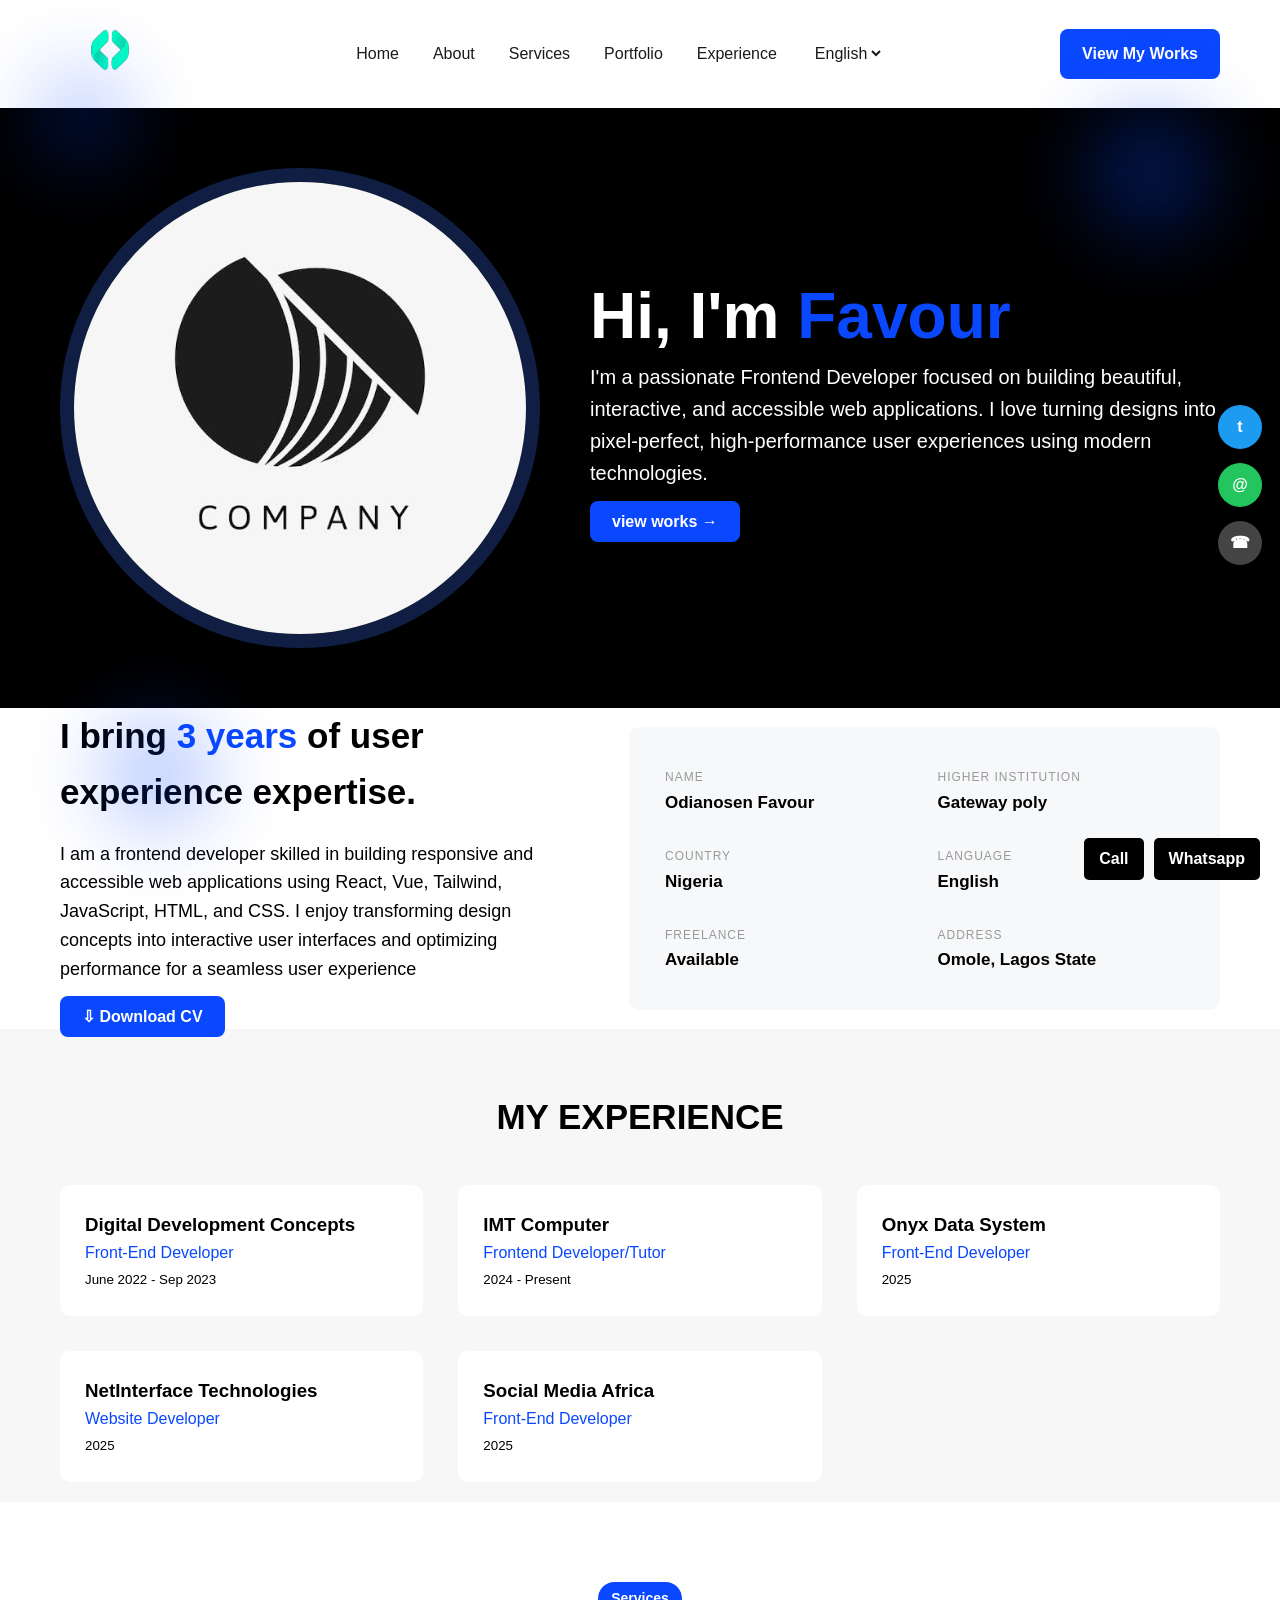
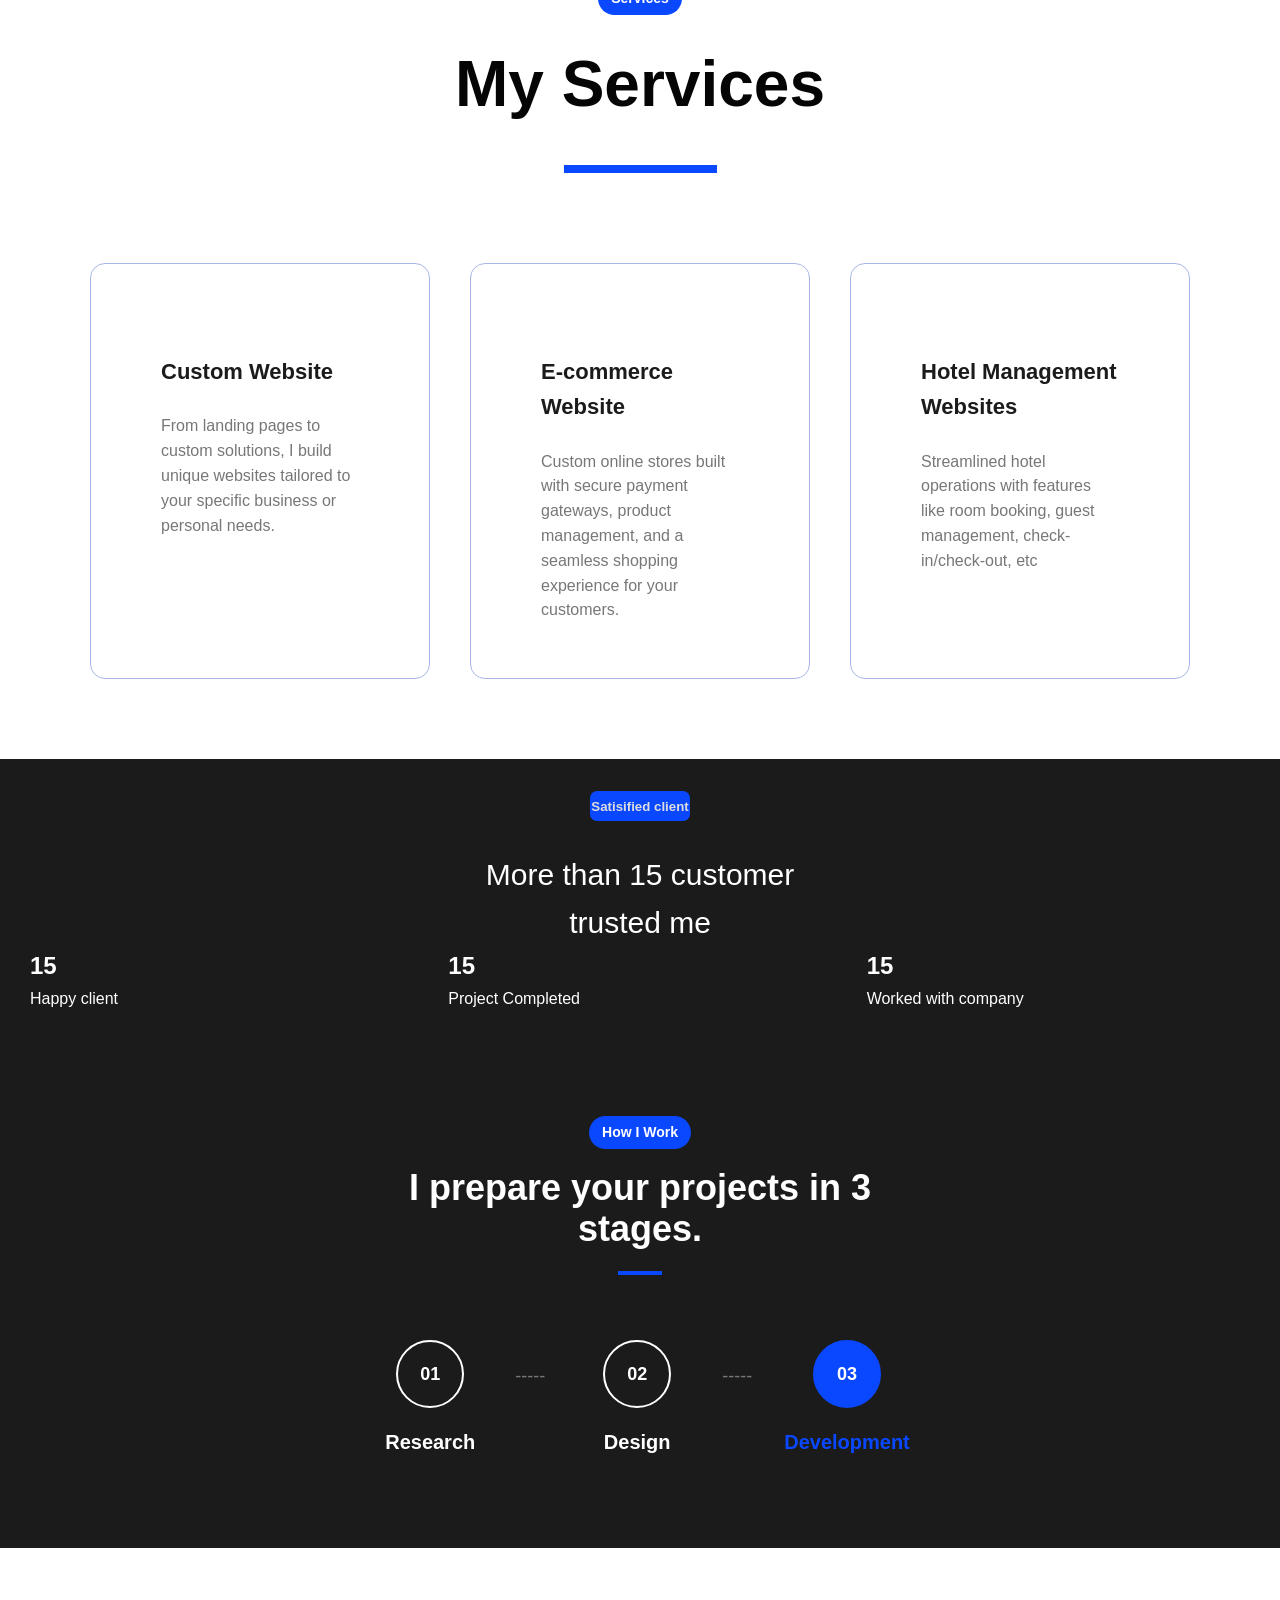
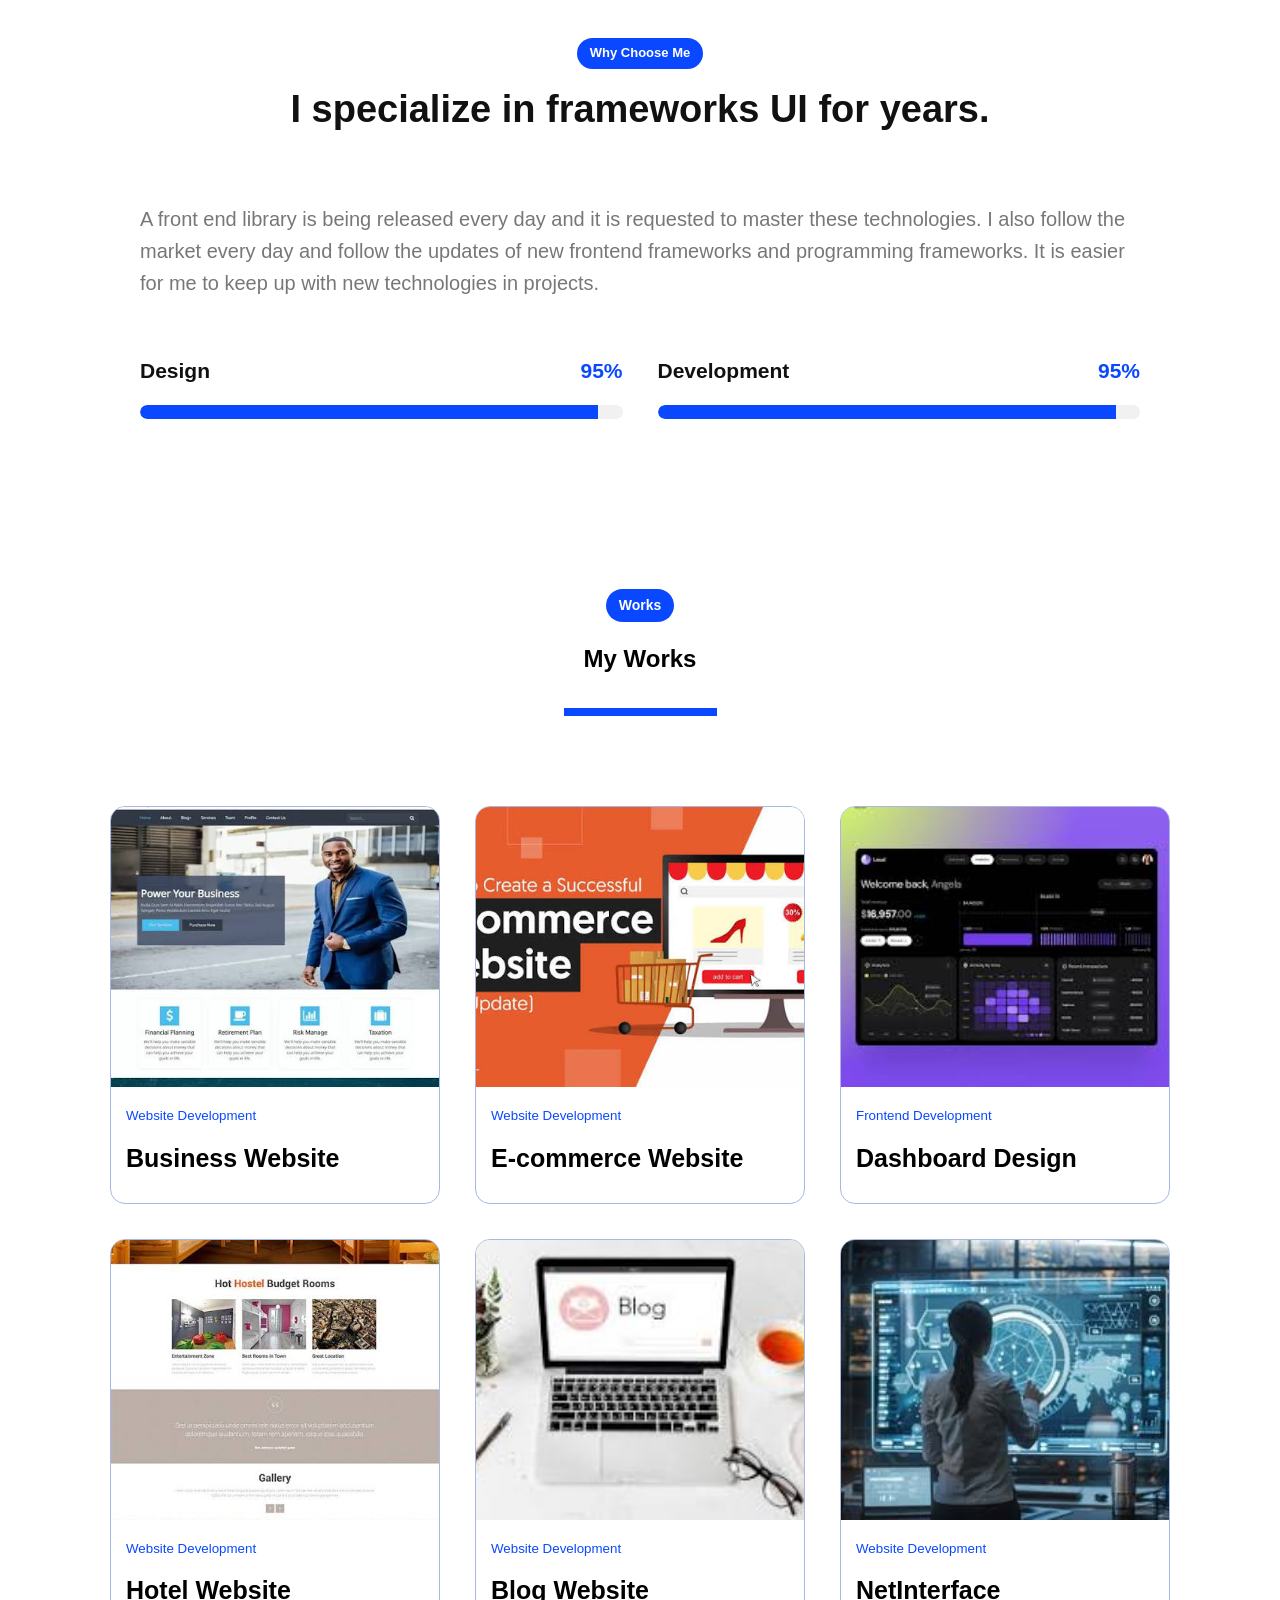
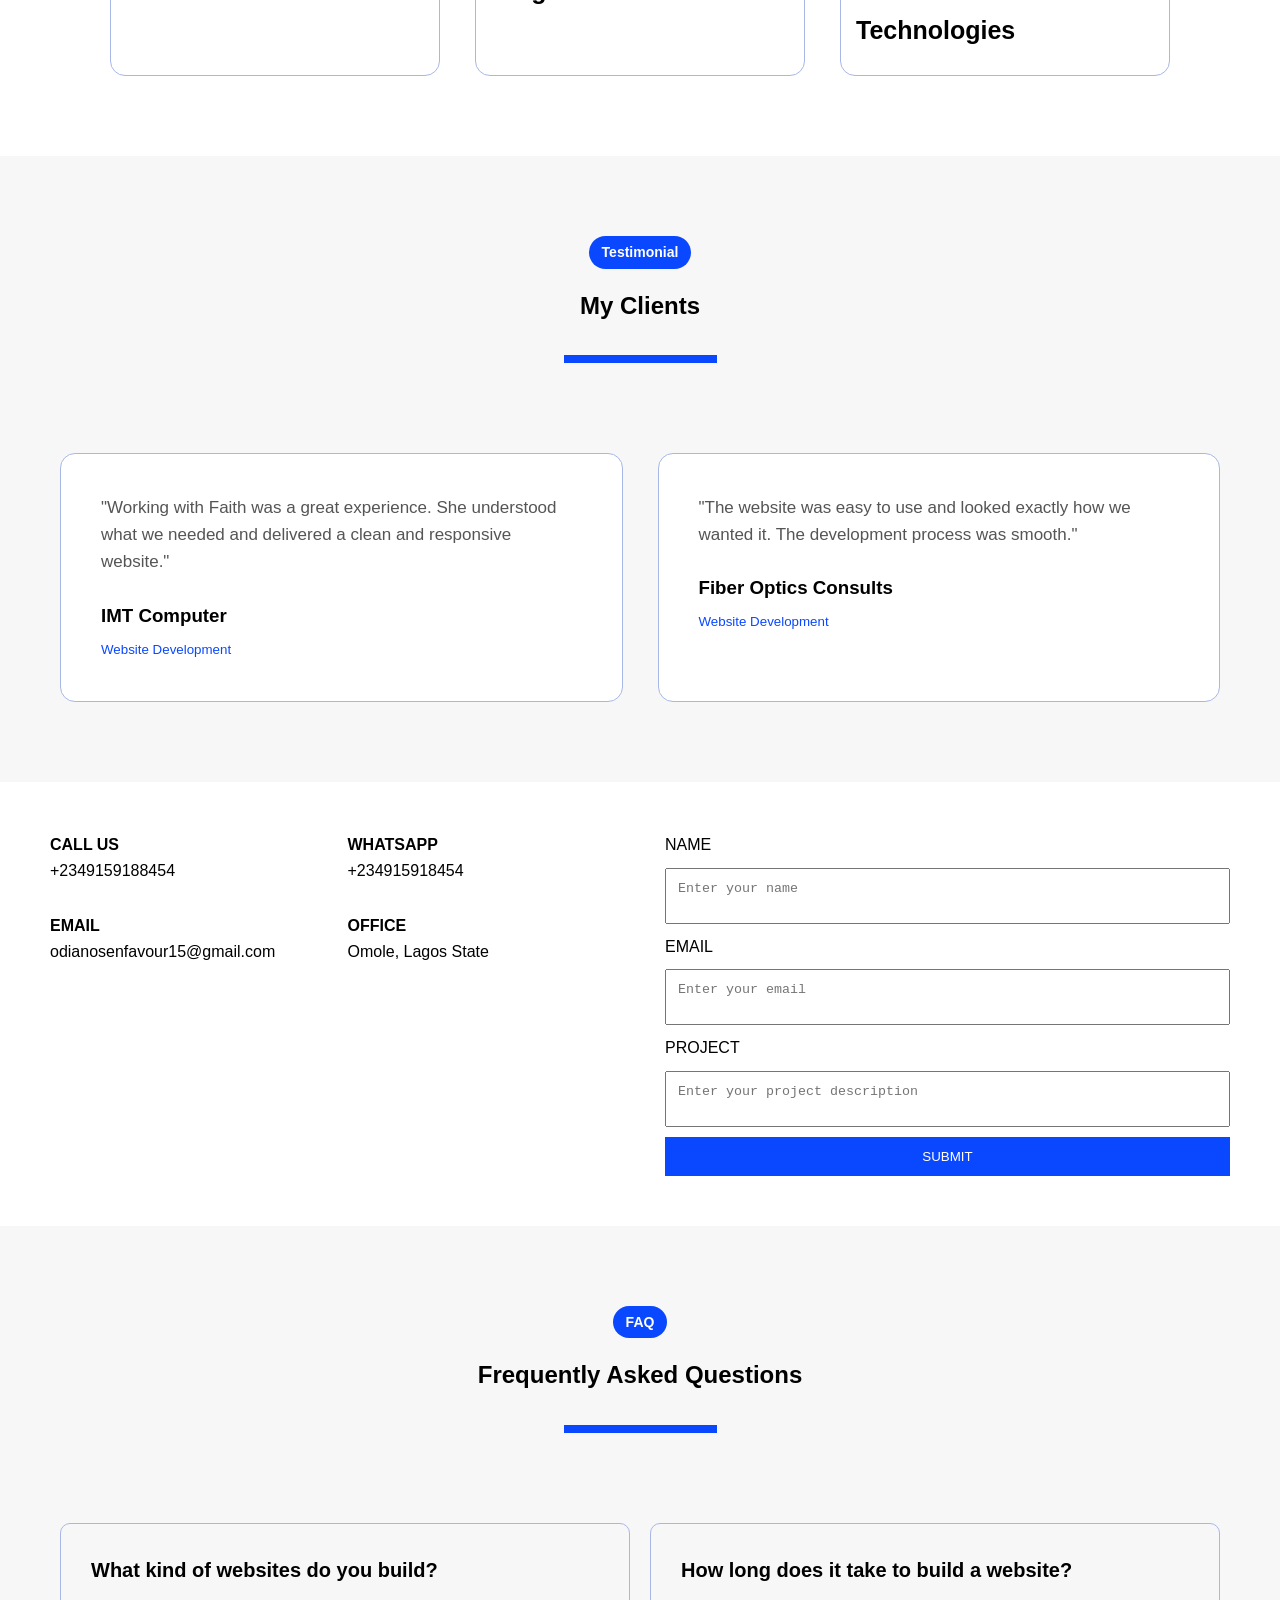
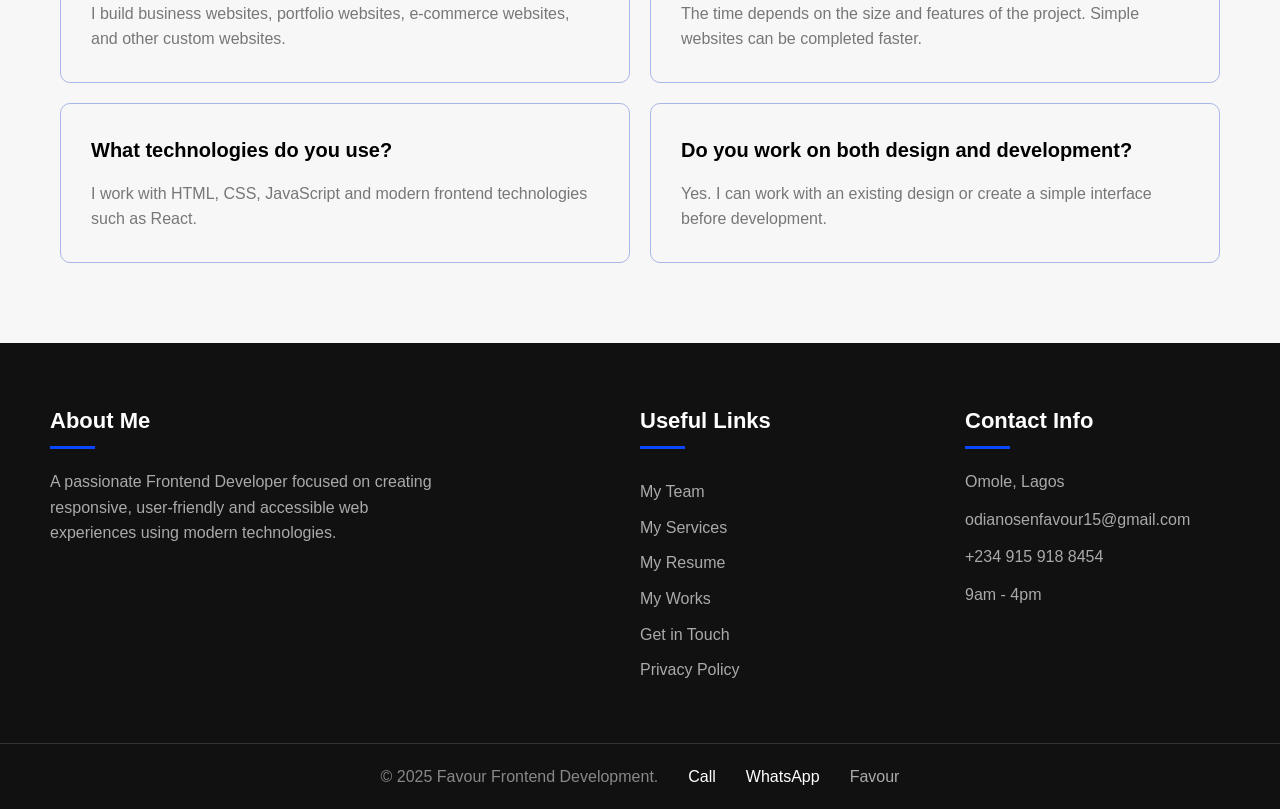
<file: index.html>
<!DOCTYPE html>
<html lang="en">

<head>
    <meta charset="UTF-8">
    <meta name="viewport" content="width=device-width, initial-scale=1.0">
    <title>My Portfolio</title>
    <link rel="stylesheet" href="index.css">
</head>
<body>

    <!--NAVBAR-->
    <header>
        <div class="nav container menu">
            <a href=""><img class="MyLogo" src="images/logo.png" alt="Logo"></a>
            <nav class="links">
                <a href="">Home</a>
                <a href="">About</a>
                <a href="">Services</a>
                <a href="/portfolio.html">Portfolio</a>
                <a href="">Experience</a>
                <select name="" id="">
                    <option value="">English</option>
                    <option value="">Yoruba</option>
                    <option value="">French</option>
                </select>
            </nav>
            <a href="/portfolio.html" class="btn">View My Works</a>
        </div>
    </header>

    <!-- ==== HERO ====-->
    <section class="hero" id="home">
        <!-- Blurred blue in the background-->
        <span class="blob blob-1"></span>
        <span class="blob blob-2"></span>
        <span class="blob blob-3"></span>
        
        <div class="hero-box container">
            <img src="images/profile.jpg" alt="Web development skill" class="hero-img">
            <div class="hero-text">
                <h1>Hi, I'm <span class="blue">Favour</span></h1>
                <p>I'm a passionate Frontend Developer focused on building beautiful, interactive, and accessible web applications. I love turning designs into pixel-perfect, high-performance user experiences using modern technologies.</p>
                <a href="#portfolio" class="btn big">view works &rarr;</a>
            </div>
            
        </div>
    </section>

    <!-- ===== FLOATING ICONS ===== -->
    <div class="social">
        <a href="#" class="twitter">t</a>
        <a href="#" class="email">@</a>
        <a href="#" class="phone">&#9742;</a>
    </div>

    <!-- ===== BOTTOM BAR ===== -->
    <div class="contact">
        <a href="tel:+2349159188454">Call</a>
        <a href="http://wa.me/+2349159188454">Whatsapp</a>
    </div>
    <section class="about" id="about">
        <div class="about-box container">
            <div class="about-text">
                <h2>I bring <span class="blue">3 years</span> of user experience expertise.</h2>
                <p>I am a frontend developer skilled in building responsive and accessible web applications using React, Vue, Tailwind, JavaScript, HTML, and CSS. I enjoy transforming design concepts into interactive user
                interfaces and optimizing performance for a seamless user experience</p>
                <a href="#" class="btn">&#8681; Download CV</a>
            </div>

            <!--A grey card holding 6 small facts-->
            <div class="info-card">
                <div class="info">
                    <small>NAME</small>
                    <strong>Odianosen Favour</strong>
                </div>
                <div class="info">
                    <small>HIGHER INSTITUTION</small>
                    <strong>Gateway poly</strong>
                </div>
                <div class="info">
                    <small>COUNTRY</small>
                    <strong>Nigeria</strong>
                </div>
                <div class="info">
                    <small>LANGUAGE</small>
                    <strong>English</strong>
                </div>
                <div class="info">
                    <small>FREELANCE</small>
                    <strong>Available</strong>
                </div>
                <div class="info">
                    <small>ADDRESS</small>
                    <strong>Omole, Lagos State</strong>
                </div>
            </div>
        </div>
    </section>

    <!-- ================= EXPERIENCE ================= -->
    <section class="experience" id="experience">
        <div class="container">
            <h2 class="center">MY EXPERIENCE</h2>
            <div class="grid-3">
                <div class="card">
                    <h3>Digital Development Concepts</h3>
                    <p class="blue">Front-End Developer</p>
                    <small>June 2022 - Sep 2023</small>
                </div>
                <div class="card">
                    <h3>IMT Computer</h3>
                    <p class="blue">Frontend Developer/Tutor</p>
                    <small>2024 - Present</small>
                </div>
                <div class="card">
                    <h3>Onyx Data System</h3>
                    <p class="blue">Front-End Developer</p>
                    <small>2025</small>
                </div>
                <div class="card">
                    <h3>NetInterface Technologies</h3>
                    <p class="blue">Website Developer</p>
                    <small>2025</small>
                </div>
                <div class="card">
                    <h3>Social Media Africa</h3>
                    <p class="blue">Front-End Developer</p>
                    <small>2025</small>
                </div>
            </div>
        </div>
    </section>

    <!--Services-->
    <section class="services" id="services">
        <div class="sec-head">
            <span class="section-tag" style="text-align: center;">Services</span>
            <span class="section-heading"><h2>My Services</h2></span>
            <div class="heading-line"></div>
        </div>
        <div class="services-container">

            <!-- Service 1 -->
            <div class="service-card">
                <h3>Custom Website</h3>
                <p>
                    From landing pages to custom solutions, I build unique
                    websites tailored to your specific business or personal needs.
                </p>
            </div>

            <!-- Service 2 -->
            <div class="service-card">
                <h3>E-commerce Website</h3>
                <p>
                    Custom online stores built with secure payment
                    gateways, product management, and a seamless shopping
                    experience for your customers.
                </p>
            </div>

            <!-- Service 3 -->
            <div class="service-card">
                <h3>Hotel Management Websites</h3>
                <p>Streamlined hotel operations with features like room
                    booking, guest management, check-in/check-out, etc
                </p>
            </div>
        </div>
    </section>

    <!---Satisfied Customer-->
        <section class="customer-container">
            <div class="customer-card">
                <h5 style="text-align: center;"> Satisified client</h5>
                <p style="text-align: center;"> More than 15 customer <br>trusted me<br></p>
            </div>
            <div class="grid-3">
                <div class="start">
                    <h2> 15</h2>
                    <p> Happy client</p>
                </div>
                <div class="start">
                    <h2> 15</h2>
                    <p> Project Completed </p>
                </div>
                <div class="start">
                    <h2> 15</h2>
                    <p> Worked with company</p>
                </div>
            </div>
        </section>
        <section class="how-i-work">
            <div class="work-header">
                <span class="work-badge">How I Work</span>
                <h2>I prepare your projects in 3<br>stages.</h2>
                <div class="blue-line"></div>
            </div>
            <div class="work-steps">

                <!-- Step 1 -->
                <div class="work-step">
                    <div class="step-number">01</div>
                    <h3>Research</h3>
                </div>
                <div class="step-arrow">
                    <span>-----</span>
                    <span></span>
                </div>

                <!-- Step 2 -->
                <div class="work-step">
                    <div class="step-number">02</div>
                    <h3>Design</h3>
                </div>
                <div class="step-arrow">
                    <span>-----</span>
                    <span></span>
                </div>

                <!-- Step 3 -->
                <div class="work-step active">
                    <div class="step-number">03</div>
                    <h3>Development</h3>
                </div>
            </div>
        </section>
        <section class="why-choose">
            <div class="why-container">
                <div class="why-header">
                    <span class="why-badge">Why Choose Me</span>

                    <h2>I specialize in frameworks UI for years.</h2>
                </div>
                <p class="why-description">
                    A front end library is being released every day and it is requested to
                    master these technologies. I also follow the market every day and follow
                    the updates of new frontend frameworks and programming frameworks.
                    It is easier for me to keep up with new technologies in projects.
                </p>
                <div class="skills-progress">

                    <!-- Design -->
                    <div class="skill">
                        <div class="skill-info">
                            <h3>Design</h3>
                            <span>95%</span>
                        </div>
                        <div class="progress-bar">
                            <div class="progress-fill" style="width: 95%;"></div>
                        </div>
                    </div>

                    <!-- Development -->
                    <div class="skill">
                        <div class="skill-info">
                            <h3>Development</h3>
                            <span>95%</span>
                        </div>
                        <div class="progress-bar">
                            <div class="progress-fill" style="width: 95%;"></div>
                        </div>
                    </div>
                </div>
            </div>
        </section>
        <!-- ===== WORKS ===== -->
        <section class="portfolio" id="works">
            <div class="sec-head">
                <span class="section-tag">Works</span>
                <h2>My Works</h2>
                <div class="heading-line"></div>
            </div>
            <div class="portfolio-container container">

                <!-- Work 1 -->
                <div class="portfolio-card">
                    <div class="portfolio-image">
                        <img src="images/image-1.jpeg" alt="Business image">
                    </div>
                    <div class="portfolio-text">
                        <small>Website Development</small>
                        <h3>Business Website</h3>
                    </div>
                </div>

                <!-- Work 2 -->
                <div class="portfolio-card">
                    <div class="portfolio-image">
                        <img src="images/image-2.jpeg" alt="E-commerce image">
                    </div>
                    <div class="portfolio-text">
                        <small>Website Development</small>
                        <h3>E-commerce Website</h3>
                    </div>
                </div>
                
                <!-- Work 3 -->
                <div class="portfolio-card">
                    <div class="portfolio-image">
                        <img src="images/image-3.jpeg" alt="Dashboard image">
                    </div>
                    <div class="portfolio-text">
                        <small>Frontend Development</small>
                        <h3>Dashboard Design</h3>
                    </div>
                </div>

                <!-- Work 4 -->
                <div class="portfolio-card">
                    <div class="portfolio-image">
                        <img src="images/images-4.jpg" alt="hotel image">
                    </div>
                    <div class="portfolio-text">
                        <small>Website Development</small>
                        <h3>Hotel Website</h3>
                    </div>
                </div>

                <!-- Work 5 -->
                <div class="portfolio-card">
                    <div class="portfolio-image">
                        <img src="images/image-5.jpg" alt="blog image">
                    </div>
                    <div class="portfolio-text">
                        <small>Website Development</small>
                        <h3>Blog Website</h3>
                    </div>
                </div>

                <!-- Work 6 -->
                <div class="portfolio-card">
                    <div class="portfolio-image">
                        <img src="images/images-6.jpg" alt="NetInterface image">
                    </div>
                    <div class="portfolio-text">
                        <small>Website Development</small>
                        <h3>NetInterface Technologies</h3>
                    </div>
                </div>
            </div>
        </section>
        
         <!-- ===== TESTIMONIAL ===== -->
        <section class="testimonial">
            <div class="sec-head">
                <span class="section-tag">Testimonial</span>
                <h2>My Clients</h2>
                <div class="heading-line"></div>
            </div>

            <div class="testimonial-container container">
                <div class="testimonial-card">
                    <p>
                        "Working with Faith was a great experience. She understood
                        what we needed and delivered a clean and responsive website."
                    </p>
                    <h3>IMT Computer</h3>
                    <small>Website Development</small>
                </div>

                <div class="testimonial-card">
                    <p>
                        "The website was easy to use and looked exactly how we
                        wanted it. The development process was smooth."
                    </p>
                    <h3>Fiber Optics Consults</h3>
                    <small>Website Development</small>
                </div>
            </div>
        </section>

        <!-- ====== USERS FORM ====== -->
        <div class="contact-container">
            <div class="call-us">
                <div>
                    <h4>CALL US</h4>
                    <p>+2349159188454</p>
                </div>
                <div>
                    <h4>WHATSAPP</h4>
                    <p>+234915918454</p>
                </div>
                <div>
                    <h4>EMAIL</h4>
                    <p>odianosenfavour15@gmail.com</p>
                </div>
                <div>
                    <h4>OFFICE</h4>
                    <p>Omole, Lagos State</p>
                </div>
            </div>

            <!-- FORM -->
            <form class="contact-form">
                <label>NAME</label>
                <textarea placeholder="Enter your name"></textarea>
                <label>EMAIL</label>
                <textarea placeholder="Enter your email"></textarea>
                <label>PROJECT</label>
                <textarea placeholder="Enter your project description"></textarea>
                <button type="submit">SUBMIT</button>
            </form>
        </div>

        <!-- ===== FAQ ===== -->
        <section class="faq">
            <div class="sec-head">
                <span class="section-tag">FAQ</span>
                <h2>Frequently Asked Questions</h2>
                <div class="heading-line"></div>
            </div>
            <div class="faq-container container">
                <div class="faq-card">
                    <h3>What kind of websites do you build?</h3>
                    <p>
                        I build business websites, portfolio websites,
                        e-commerce websites, and other custom websites.
                    </p>
                </div>
                <div class="faq-card">
                    <h3>How long does it take to build a website?</h3>
                    <p>
                        The time depends on the size and features of the
                        project. Simple websites can be completed faster.
                    </p>
                </div>
                <div class="faq-card">
                    <h3>What technologies do you use?</h3>
                    <p>
                        I work with HTML, CSS, JavaScript and modern
                        frontend technologies such as React.
                    </p>
                </div>
                <div class="faq-card">
                    <h3>Do you work on both design and development?</h3>
                    <p>
                        Yes. I can work with an existing design or create
                        a simple interface before development.
                    </p>
                </div>
            </div>
        </section>

        <!-- ===== FOOTER INFORMATION ===== -->
        <section class="footer-info">
            <div class="footer-about">
                <h3>About Me</h3>
                <p>
                    A passionate Frontend Developer focused on creating
                    responsive, user-friendly and accessible web experiences
                    using modern technologies.
                </p>
            </div>
            <div class="footer-links">
                <h3>Useful Links</h3>
                <a href="#home">My Team</a>
                <a href="#services">My Services</a>
                <a href="#experience">My Resume</a>
                <a href="#works">My Works</a>
                <a href="#contact">Get in Touch</a>
                <a href="#">Privacy Policy</a>
            </div>
            <div class="footer-contact">
                <h3>Contact Info</h3>
                <p>Omole, Lagos</p>
                <p>odianosenfavour15@gmail.com</p>
                <p>+234 915 918 8454</p>
                <p> 9am - 4pm</p>
            </div>
        </section>

        <!-- ===== BOTTOM BAR ===== -->
        <div class="bottom-bar">
            <p>© 2025 Favour Frontend Development.</p>
            <a href="tel:+2349159188454">Call</a>
            <a href="https://wa.me/2349159188454">WhatsApp</a>
            <span>Favour</span>
        </div>
</body>
</html>
</file>
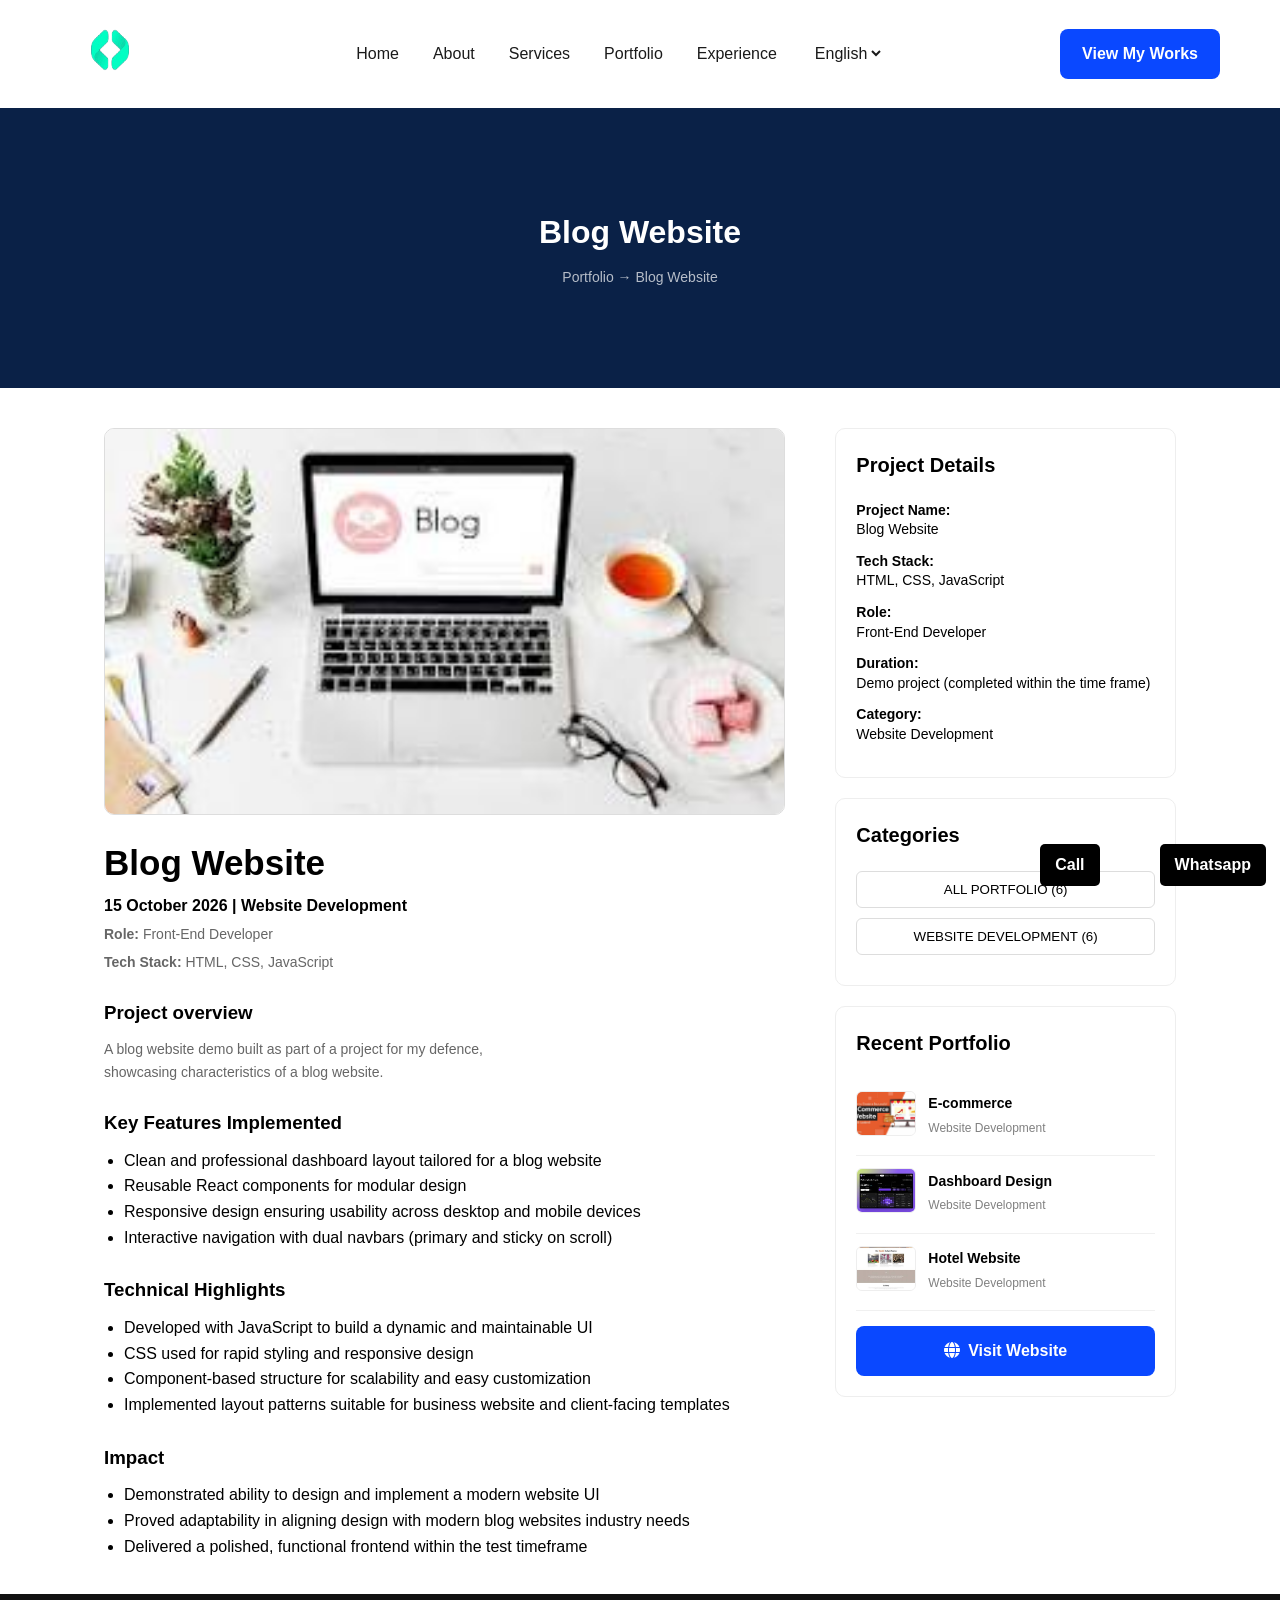
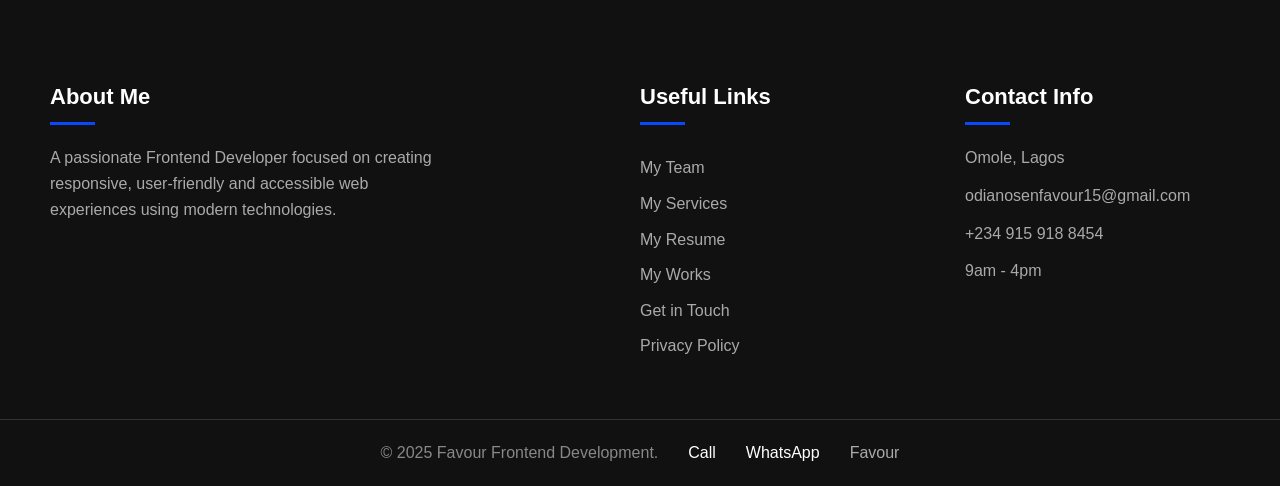
<file: blog.html>
<!DOCTYPE html>
<html lang="en">
<head>
    <meta charset="UTF-8">
    <meta name="viewport" content="width=device-width, initial-scale=1.0">
    <title>My Portfolio</title>
    <!-- ===== FONT AWESOME CDN ===== -->
    <link rel="stylesheet" href="http://cdnjs.cloudflare.com/ajax/libs/font-awesome/6.5.1/css/all.min.css">
    <link rel="stylesheet" href="blog.css">
</head>
<body>
    <header>
        <div class="nav container menu">
            <a href=""><img class="MyLogo" src="images/logo.png" alt="Logo"></a>
            <nav class="links">
                <a href="">Home</a>
                <a href="">About</a>
                <a href="">Services</a>
                <a href="">Portfolio</a>
                <a href="">Experience</a>
                <select name="" id="">
                    <option value="">English</option>
                    <option value="">Yoruba</option>
                    <option value="">French</option>
                </select>
            </nav>
            <a href="/portfolio.html" class="btn">View My Works</a>
        </div>
    </header>

    <!-- ===== BOTTOM BAR ===== -->
    <div class="contact">
        <a href="tel:+2349159188454">Call</a>
        <a href="http://wa.me/+2349159188454">Whatsapp</a>
    </div>
    
    <div class="portfolio-banner">
        <h1>Blog Website</h1>
        <p>Portfolio &rarr; Blog Website</p>
    </div>
    <div class="layout-container">
        <!-- ===== LEFT SIDE ===== -->
        <div class="left-content">
            <div class="blog-website">
                <img src="images/image-5.jpg" alt="blog image">
            </div>
            <h2>Blog Website</h2>
            <strong>15 October 2026 | Website Development</strong>
            <p><strong>Role:</strong> Front-End Developer</p>
            <p><strong>Tech Stack:</strong> HTML, CSS, JavaScript</p>
            <h3>Project overview</h3>
            <p>A blog website demo built as part of a project for my defence,<br> showcasing characteristics of a blog website.</p>
            <h3>Key Features Implemented</h3>
            <ul>
                <li>Clean and professional dashboard layout tailored for a blog website</li>
                <li>Reusable React components for modular design</li>
                <li>Responsive design ensuring usability across desktop and mobile devices</li>
                <li>Interactive navigation with dual navbars (primary and sticky on scroll)</li>
            </ul>
            <h3>Technical Highlights</h3>
            <ul>
                <li>Developed with JavaScript to build a dynamic and maintainable UI</li>
                <li>CSS used for rapid styling and responsive design</li>
                <li>Component-based structure for scalability and easy customization</li>
                <li>Implemented layout patterns suitable for business website and client-facing templates</li>
            </ul>
            <h3>Impact</h3>
            <ul>
                <li>Demonstrated ability to design and implement a modern website UI</li>
                <li>Proved adaptability in aligning design with modern blog websites industry needs</li>
                <li>Delivered a polished, functional frontend within the test timeframe</li>
            </ul>
        </div>
        <!-- ===== RIGHT SIDE ===== -->
        <div class="right-content">
            <div class="card">
                <h4>Project Details</h4>
                <p><strong>Project Name:</strong><br>Blog Website</p>
                <p><strong>Tech Stack:</strong><br>HTML, CSS, JavaScript</p>
                <p><strong>Role:</strong><br>Front-End Developer</p>
                <p><strong>Duration:</strong><br>Demo project (completed within the time frame)</p>
                <p><strong>Category:</strong><br>Website Development</p>
            </div>
            <div class="card">
                <h4>Categories</h4>
                <div class="portfolio-click">
                    <button>ALL PORTFOLIO (6)</button>
                    <button>WEBSITE DEVELOPMENT (6)</button>
                </div>
            </div>
            <div class="card">
                <h4>Recent Portfolio</h4>
                <div class="recent-item">
                    <a href="e-commerce.html">
                        <img src="images/image-2.jpeg" alt="E-commerce image">
                    </a>
                    <div>
                        <p>E-commerce</p>
                        <span>Website Development</span>
                    </div>
                </div>
                <div class="recent-item">
                    <a href="dashboard.html">
                        <img src="images/image-3.jpeg" alt="Dashboard image">
                    </a>
                    <div>
                        <p>Dashboard Design</p>
                        <span>Website Development</span>
                    </div>
                </div>
                <div class="recent-item">
                    <a href="hotel.html">
                        <img src="images/images-4.jpg" alt="Hotel image">
                    </a>
                    <div>
                        <p>Hotel Website</p>
                        <span>Website Development</span>
                    </div>
                </div>
                <div class="visit">
                    <a href="/index.html" class="btn"><i class="fa-solid fa-globe"></i>Visit Website</a>
                </div>
            </div>
        </div>
    </div>
    <!-- ===== FOOTER INFORMATION ===== -->
    <section class="footer-info">
        <div class="footer-about">
            <h3>About Me</h3>
            <p>
                A passionate Frontend Developer focused on creating
                responsive, user-friendly and accessible web experiences
                using modern technologies.
            </p>
        </div>
        <div class="footer-links">
            <h3>Useful Links</h3>
            <a href="#home">My Team</a>
            <a href="#services">My Services</a>
            <a href="#experience">My Resume</a>
            <a href="#works">My Works</a>
            <a href="#contact">Get in Touch</a>
            <a href="#">Privacy Policy</a>
        </div>
        <div class="footer-contact">
            <h3>Contact Info</h3>
            <p>Omole, Lagos</p>
            <p>odianosenfavour15@gmail.com</p>
            <p>+234 915 918 8454</p>
            <p> 9am - 4pm</p>
        </div>
    </section>

    <!-- ===== BOTTOM BAR ===== -->
    <div class="bottom-bar">
        <p>© 2025 Favour Frontend Development.</p>
        <a href="tel:+2349159188454">Call</a>
        <a href="https://wa.me/2349159188454">WhatsApp</a>
        <span>Favour</span>
    </div>
</body>
</html>
</file>
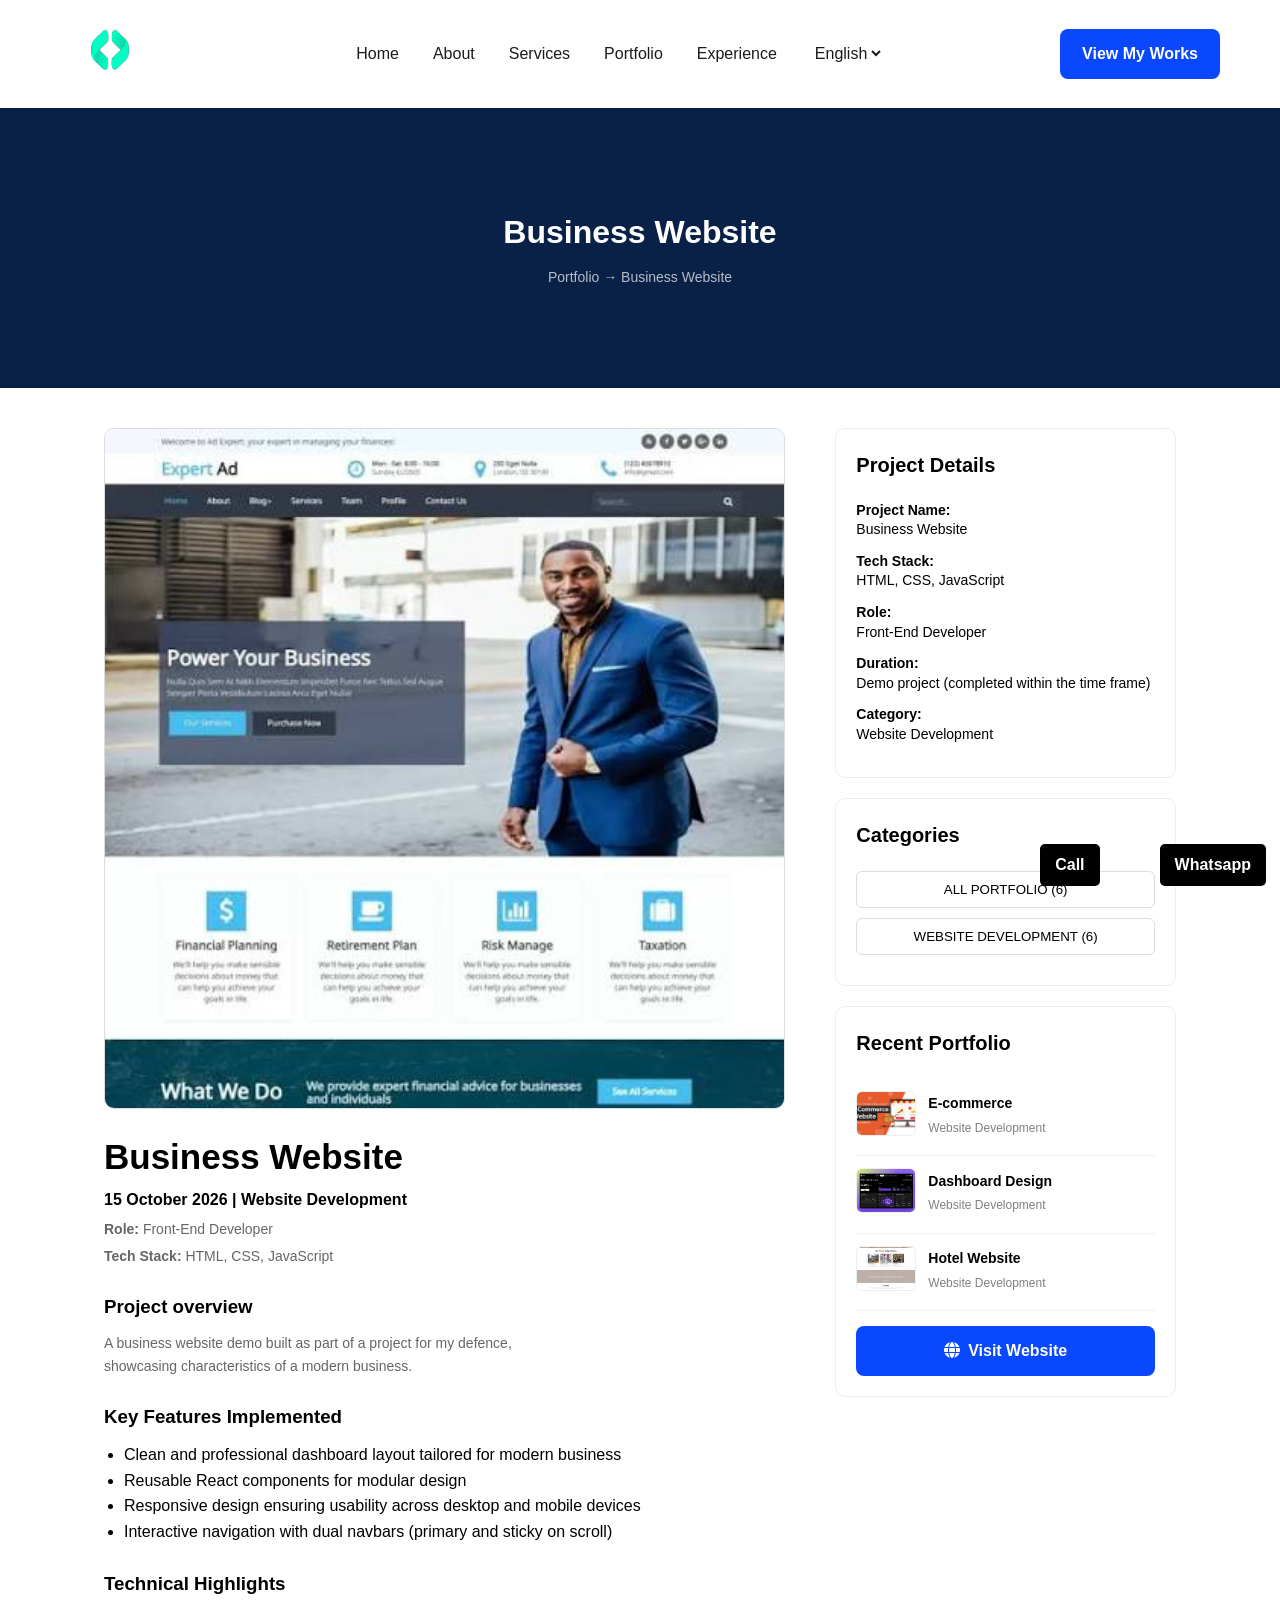
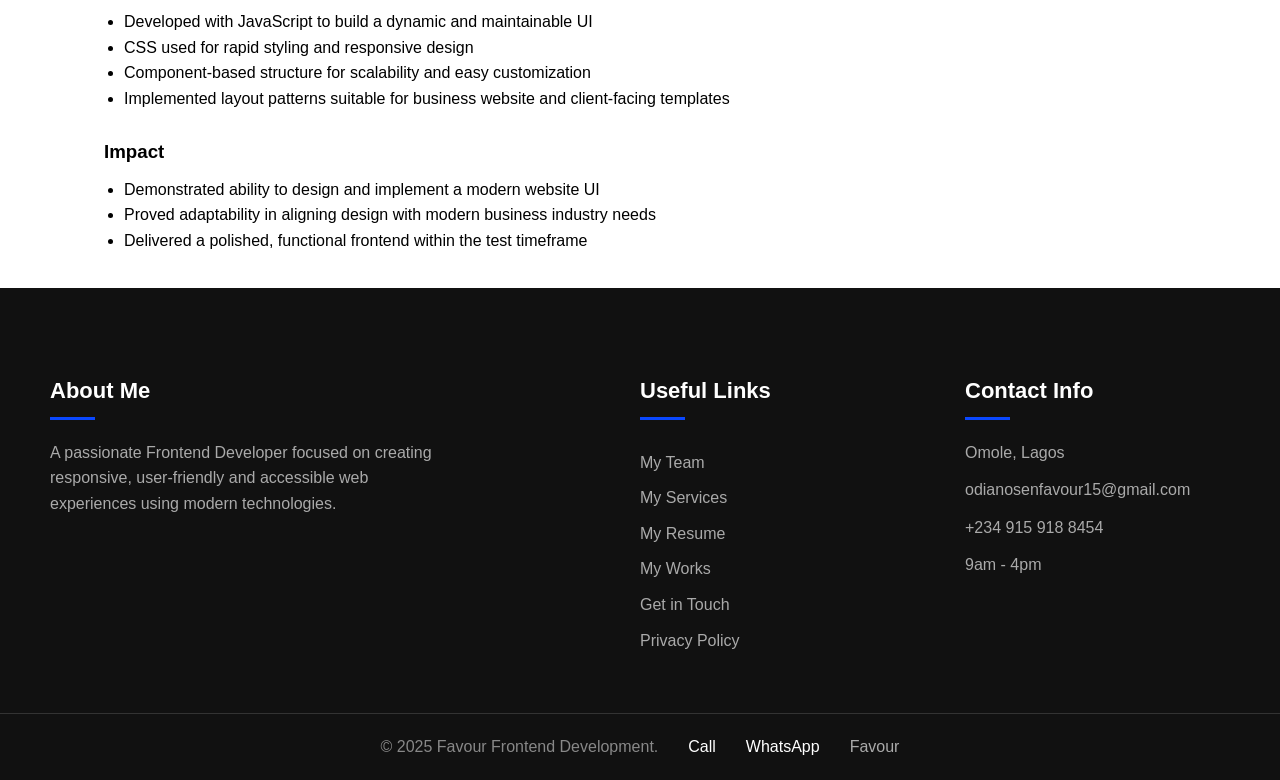
<file: business.html>
<!DOCTYPE html>
<html lang="en">
<head>
    <meta charset="UTF-8">
    <meta name="viewport" content="width=device-width, initial-scale=1.0">
    <title>My Portfolio</title>
    <!-- ===== FONT AWESOME CDN ===== -->
    <link rel="stylesheet" href="http://cdnjs.cloudflare.com/ajax/libs/font-awesome/6.5.1/css/all.min.css">
    <link rel="stylesheet" href="business.css">
</head>
<body>
    <header>
        <div class="nav container menu">
            <a href=""><img class="MyLogo" src="images/logo.png" alt="Logo"></a>
            <nav class="links">
                <a href="">Home</a>
                <a href="">About</a>
                <a href="">Services</a>
                <a href="">Portfolio</a>
                <a href="">Experience</a>
                <select name="" id="">
                    <option value="">English</option>
                    <option value="">Yoruba</option>
                    <option value="">French</option>
                </select>
            </nav>
            <a href="/portfolio.html" class="btn">View My Works</a>
        </div>
    </header>

    <!-- ===== BOTTOM BAR ===== -->
    <div class="contact">
        <a href="tel:+2349159188454">Call</a>
        <a href="http://wa.me/+2349159188454">Whatsapp</a>
    </div>
    
    <div class="portfolio-banner">
        <h1>Business Website</h1>
        <p>Portfolio &rarr; Business Website</p>
    </div>
    <div class="layout-container">
        <!-- ===== LEFT SIDE ===== -->
        <div class="left-content">
            <div class="business-website">
                <img src="images/image-1.jpeg" alt="Business Website image">
            </div>
            <h2>Business Website</h2>
            <strong>15 October 2026 | Website Development</strong>
            <p><strong>Role:</strong> Front-End Developer</p>
            <p><strong>Tech Stack:</strong> HTML, CSS, JavaScript</p>
            <h3>Project overview</h3>
            <p>A business website demo built as part of a project for my defence,<br> showcasing characteristics of a modern business.</p>
            <h3>Key Features Implemented</h3>
            <ul>
                <li>Clean and professional dashboard layout tailored for modern business</li>
                <li>Reusable React components for modular design</li>
                <li>Responsive design ensuring usability across desktop and mobile devices</li>
                <li>Interactive navigation with dual navbars (primary and sticky on scroll)</li>
            </ul>
            <h3>Technical Highlights</h3>
            <ul>
                <li>Developed with JavaScript to build a dynamic and maintainable UI</li>
                <li>CSS used for rapid styling and responsive design</li>
                <li>Component-based structure for scalability and easy customization</li>
                <li>Implemented layout patterns suitable for business website and client-facing templates</li>
            </ul>
            <h3>Impact</h3>
            <ul>
                <li>Demonstrated ability to design and implement a modern website UI</li>
                <li>Proved adaptability in aligning design with modern business industry needs</li>
                <li>Delivered a polished, functional frontend within the test timeframe</li>
            </ul>
        </div>
        <!-- ===== RIGHT SIDE ===== -->
        <div class="right-content">
            <div class="card">
                <h4>Project Details</h4>
                <p><strong>Project Name:</strong><br>Business Website</p>
                <p><strong>Tech Stack:</strong><br>HTML, CSS, JavaScript</p>
                <p><strong>Role:</strong><br>Front-End Developer</p>
                <p><strong>Duration:</strong><br>Demo project (completed within the time frame)</p>
                <p><strong>Category:</strong><br>Website Development</p>
            </div>
            <div class="card">
                <h4>Categories</h4>
                <div class="portfolio-click">
                    <button>ALL PORTFOLIO (6)</button>
                    <button>WEBSITE DEVELOPMENT (6)</button>
                </div>
            </div>
            <div class="card">
                <h4>Recent Portfolio</h4>
                <div class="recent-item">
                    <a href="e-commerce.html">
                        <img src="images/image-2.jpeg" alt="E-commerce image">
                    </a>
                    <div>
                        <p>E-commerce</p>
                        <span>Website Development</span>
                    </div>
                </div>
                <div class="recent-item">
                    <a href="dashboard.html">
                        <img src="images/image-3.jpeg" alt="Dashboard image">
                    </a>
                    <div>
                        <p>Dashboard Design</p>
                        <span>Website Development</span>
                    </div>
                </div>
                <div class="recent-item">
                    <a href="hotel.html">
                        <img src="images/images-4.jpg" alt="Hotel image">
                    </a>
                    <div>
                        <p>Hotel Website</p>
                        <span>Website Development</span>
                    </div>
                </div>
                <div class="visit">
                    <a href="/index.html" class="btn"><i class="fa-solid fa-globe"></i>Visit Website</a>
                </div>
            </div>
        </div>
    </div>
    <!-- ===== FOOTER INFORMATION ===== -->
    <section class="footer-info">
        <div class="footer-about">
            <h3>About Me</h3>
            <p>
                A passionate Frontend Developer focused on creating
                responsive, user-friendly and accessible web experiences
                using modern technologies.
            </p>
        </div>
        <div class="footer-links">
            <h3>Useful Links</h3>
            <a href="#home">My Team</a>
            <a href="#services">My Services</a>
            <a href="#experience">My Resume</a>
            <a href="#works">My Works</a>
            <a href="#contact">Get in Touch</a>
            <a href="#">Privacy Policy</a>
        </div>
        <div class="footer-contact">
            <h3>Contact Info</h3>
            <p>Omole, Lagos</p>
            <p>odianosenfavour15@gmail.com</p>
            <p>+234 915 918 8454</p>
            <p> 9am - 4pm</p>
        </div>
    </section>

    <!-- ===== BOTTOM BAR ===== -->
    <div class="bottom-bar">
        <p>© 2025 Favour Frontend Development.</p>
        <a href="tel:+2349159188454">Call</a>
        <a href="https://wa.me/2349159188454">WhatsApp</a>
        <span>Favour</span>
    </div>
</body>
</html>
</file>
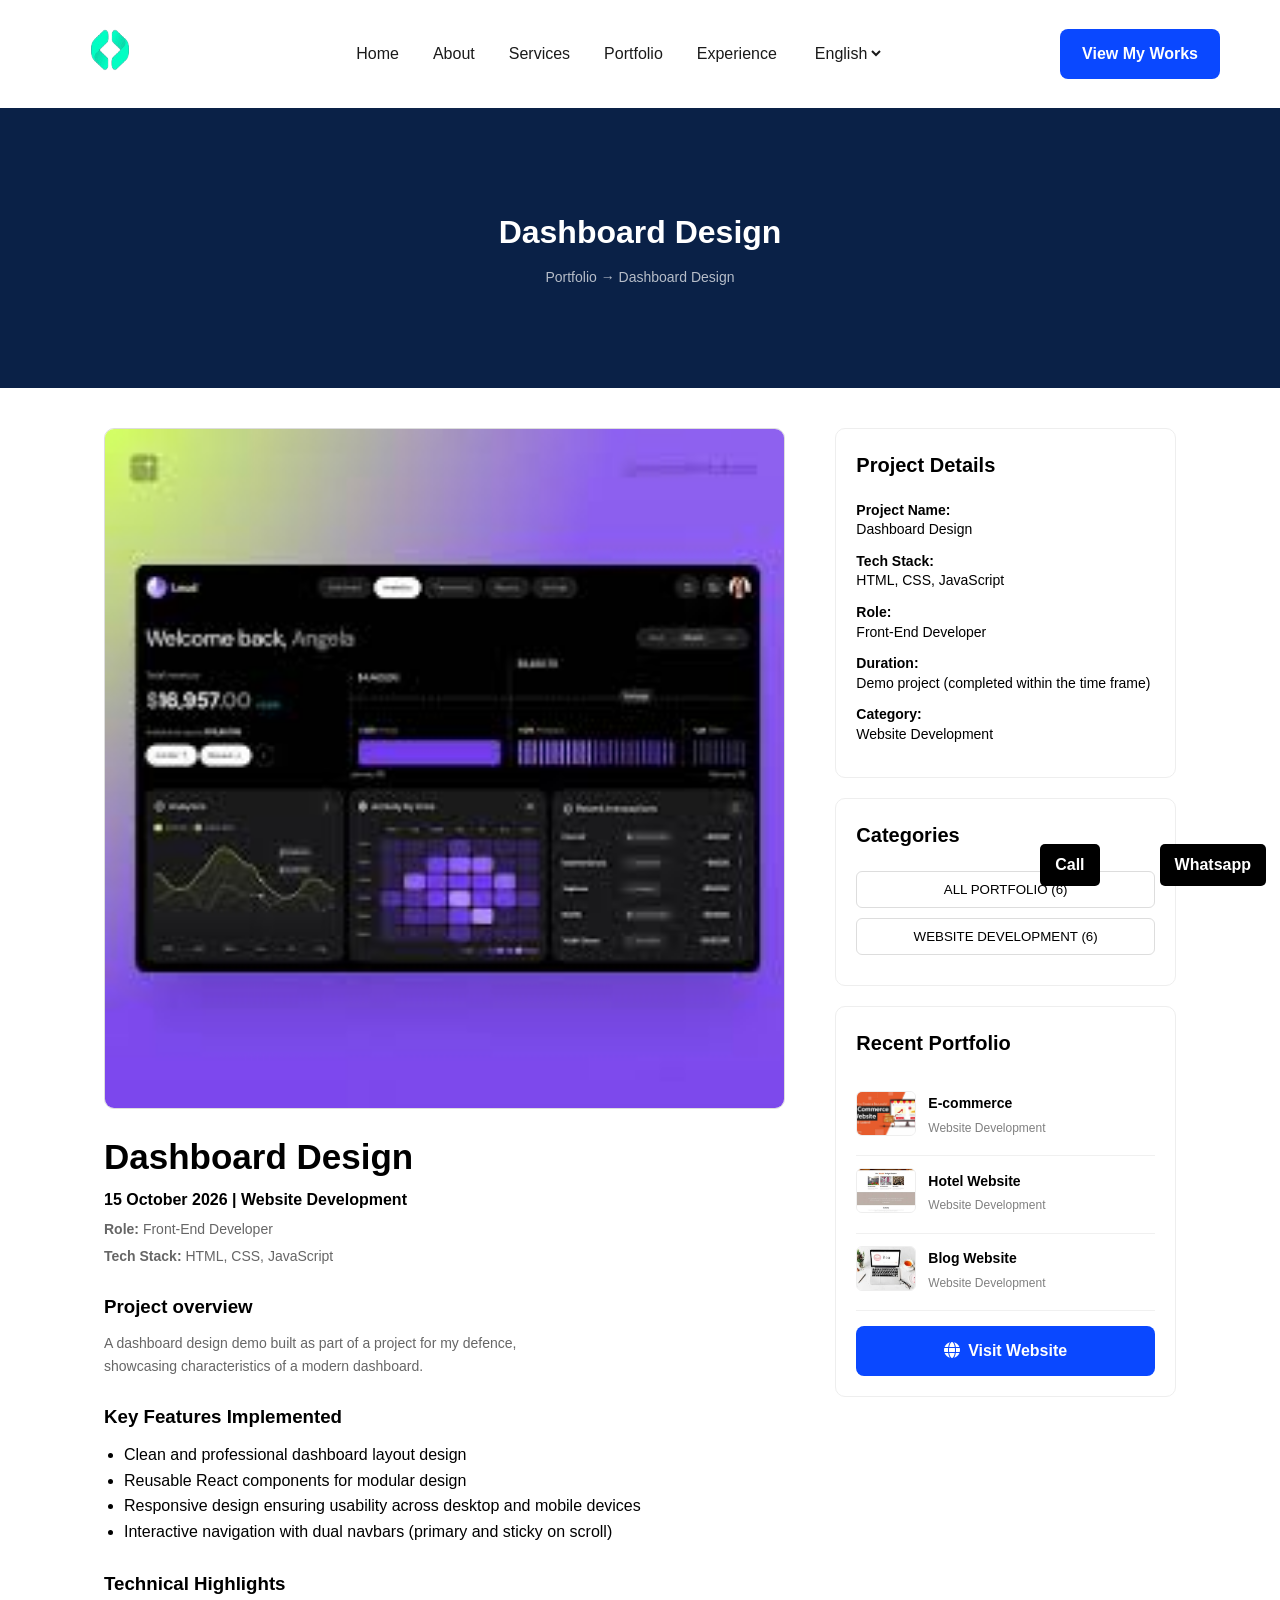
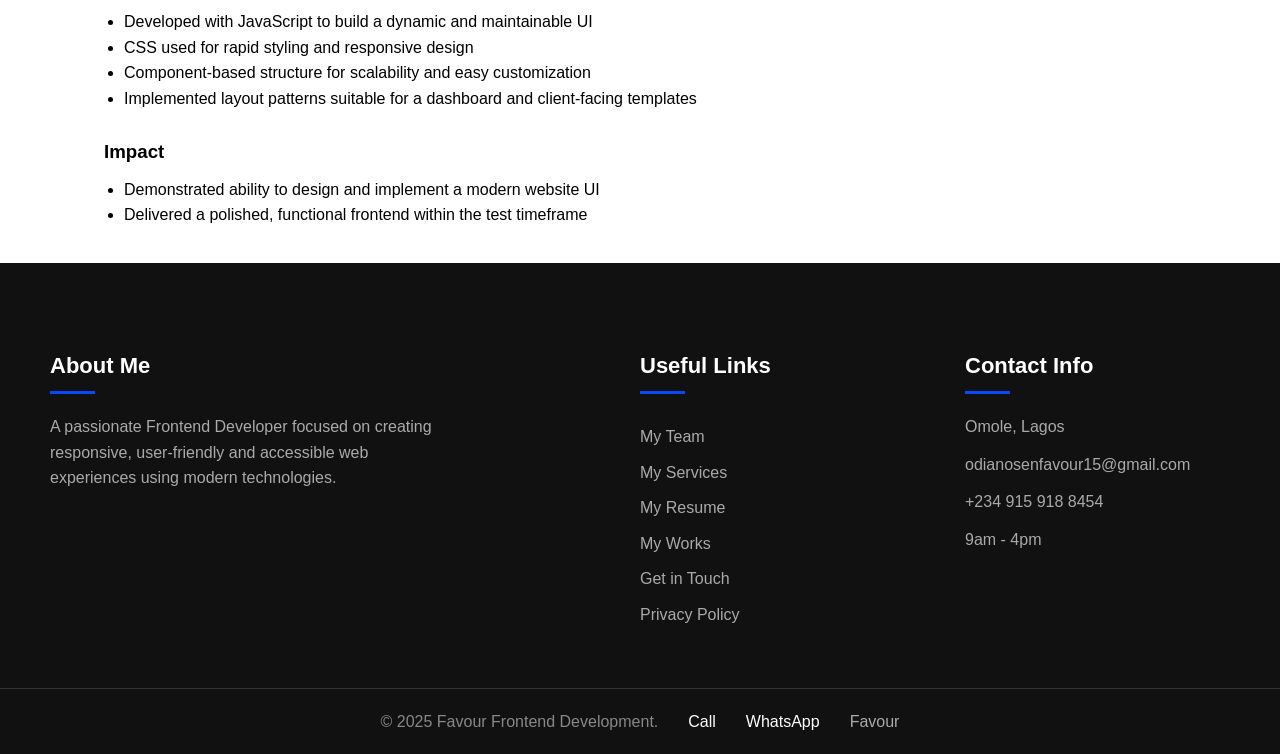
<file: dashboard.html>
<!DOCTYPE html>
<html lang="en">
<head>
    <meta charset="UTF-8">
    <meta name="viewport" content="width=device-width, initial-scale=1.0">
    <title>My Portfolio</title>
    <!-- ===== FONT AWESOME CDN ===== -->
    <link rel="stylesheet" href="http://cdnjs.cloudflare.com/ajax/libs/font-awesome/6.5.1/css/all.min.css">
    <link rel="stylesheet" href="dashbord.css">
</head>
<body>
    <header>
        <div class="nav container menu">
            <a href=""><img class="MyLogo" src="images/logo.png" alt="Logo"></a>
            <nav class="links">
                <a href="">Home</a>
                <a href="">About</a>
                <a href="">Services</a>
                <a href="">Portfolio</a>
                <a href="">Experience</a>
                <select name="" id="">
                    <option value="">English</option>
                    <option value="">Yoruba</option>
                    <option value="">French</option>
                </select>
            </nav>
            <a href="/portfolio.html" class="btn">View My Works</a>
        </div>
    </header>

    <!-- ===== BOTTOM BAR ===== -->
    <div class="contact">
        <a href="tel:+2349159188454">Call</a>
        <a href="http://wa.me/+2349159188454">Whatsapp</a>
    </div>
    
    <div class="portfolio-banner">
        <h1>Dashboard Design</h1>
        <p>Portfolio &rarr; Dashboard Design</p>
    </div>
    <div class="layout-container">
        <!-- ===== LEFT SIDE ===== -->
        <div class="left-content">
            <div class="dashboard-design">
                <img src="images/image-3.jpeg" alt="Dashboard design image">
            </div>
            <h2>Dashboard Design</h2>
            <strong>15 October 2026 | Website Development</strong>
            <p><strong>Role:</strong> Front-End Developer</p>
            <p><strong>Tech Stack:</strong> HTML, CSS, JavaScript</p>
            <h3>Project overview</h3>
            <p>A dashboard design demo built as part of a project for my defence,<br> showcasing characteristics of a modern dashboard.</p>
            <h3>Key Features Implemented</h3>
            <ul>
                <li>Clean and professional dashboard layout design</li>
                <li>Reusable React components for modular design</li>
                <li>Responsive design ensuring usability across desktop and mobile devices</li>
                <li>Interactive navigation with dual navbars (primary and sticky on scroll)</li>
            </ul>
            <h3>Technical Highlights</h3>
            <ul>
                <li>Developed with JavaScript to build a dynamic and maintainable UI</li>
                <li>CSS used for rapid styling and responsive design</li>
                <li>Component-based structure for scalability and easy customization</li>
                <li>Implemented layout patterns suitable for a dashboard and client-facing templates</li>
            </ul>
            <h3>Impact</h3>
            <ul>
                <li>Demonstrated ability to design and implement a modern website UI</li>
                <li>Delivered a polished, functional frontend within the test timeframe</li>
            </ul>
        </div>
        <!-- ===== RIGHT SIDE ===== -->
        <div class="right-content">
            <div class="card">
                <h4>Project Details</h4>
                <p><strong>Project Name:</strong><br>Dashboard Design</p>
                <p><strong>Tech Stack:</strong><br>HTML, CSS, JavaScript</p>
                <p><strong>Role:</strong><br>Front-End Developer</p>
                <p><strong>Duration:</strong><br>Demo project (completed within the time frame)</p>
                <p><strong>Category:</strong><br>Website Development</p>
            </div>
            <div class="card">
                <h4>Categories</h4>
                <div class="portfolio-click">
                    <button>ALL PORTFOLIO (6)</button>
                    <button>WEBSITE DEVELOPMENT (6)</button>
                </div>
            </div>
            <div class="card">
                <h4>Recent Portfolio</h4>
                <div class="recent-item">
                    <a href="e-commerce.html">
                        <img src="images/image-2.jpeg" alt="E-commerce image">
                    </a>
                    <div>
                        <p>E-commerce</p>
                        <span>Website Development</span>
                    </div>
                </div>
                <div class="recent-item">
                    <a href="hotel.html">
                        <img src="images/images-4.jpg" alt="Hotel image">
                    </a>
                    <div>
                        <p>Hotel Website</p>
                        <span>Website Development</span>
                    </div>
                </div>
                <div class="recent-item">
                    <a href="blog.html">
                        <img src="images/image-5.jpg" alt="blog image">
                    </a>
                    <div>
                        <p>Blog Website</p>
                        <span>Website Development</span>
                    </div>
                </div>
                <div class="visit">
                    <a href="/index.html" class="btn"><i class="fa-solid fa-globe"></i>Visit Website</a>
                </div>
            </div>
        </div>
    </div>
    <!-- ===== FOOTER INFORMATION ===== -->
    <section class="footer-info">
        <div class="footer-about">
            <h3>About Me</h3>
            <p>
                A passionate Frontend Developer focused on creating
                responsive, user-friendly and accessible web experiences
                using modern technologies.
            </p>
        </div>
        <div class="footer-links">
            <h3>Useful Links</h3>
            <a href="#home">My Team</a>
            <a href="#services">My Services</a>
            <a href="#experience">My Resume</a>
            <a href="#works">My Works</a>
            <a href="#contact">Get in Touch</a>
            <a href="#">Privacy Policy</a>
        </div>
        <div class="footer-contact">
            <h3>Contact Info</h3>
            <p>Omole, Lagos</p>
            <p>odianosenfavour15@gmail.com</p>
            <p>+234 915 918 8454</p>
            <p> 9am - 4pm</p>
        </div>
    </section>

    <!-- ===== BOTTOM BAR ===== -->
    <div class="bottom-bar">
        <p>© 2025 Favour Frontend Development.</p>
        <a href="tel:+2349159188454">Call</a>
        <a href="https://wa.me/2349159188454">WhatsApp</a>
        <span>Favour</span>
    </div>
</body>
</html>
</file>
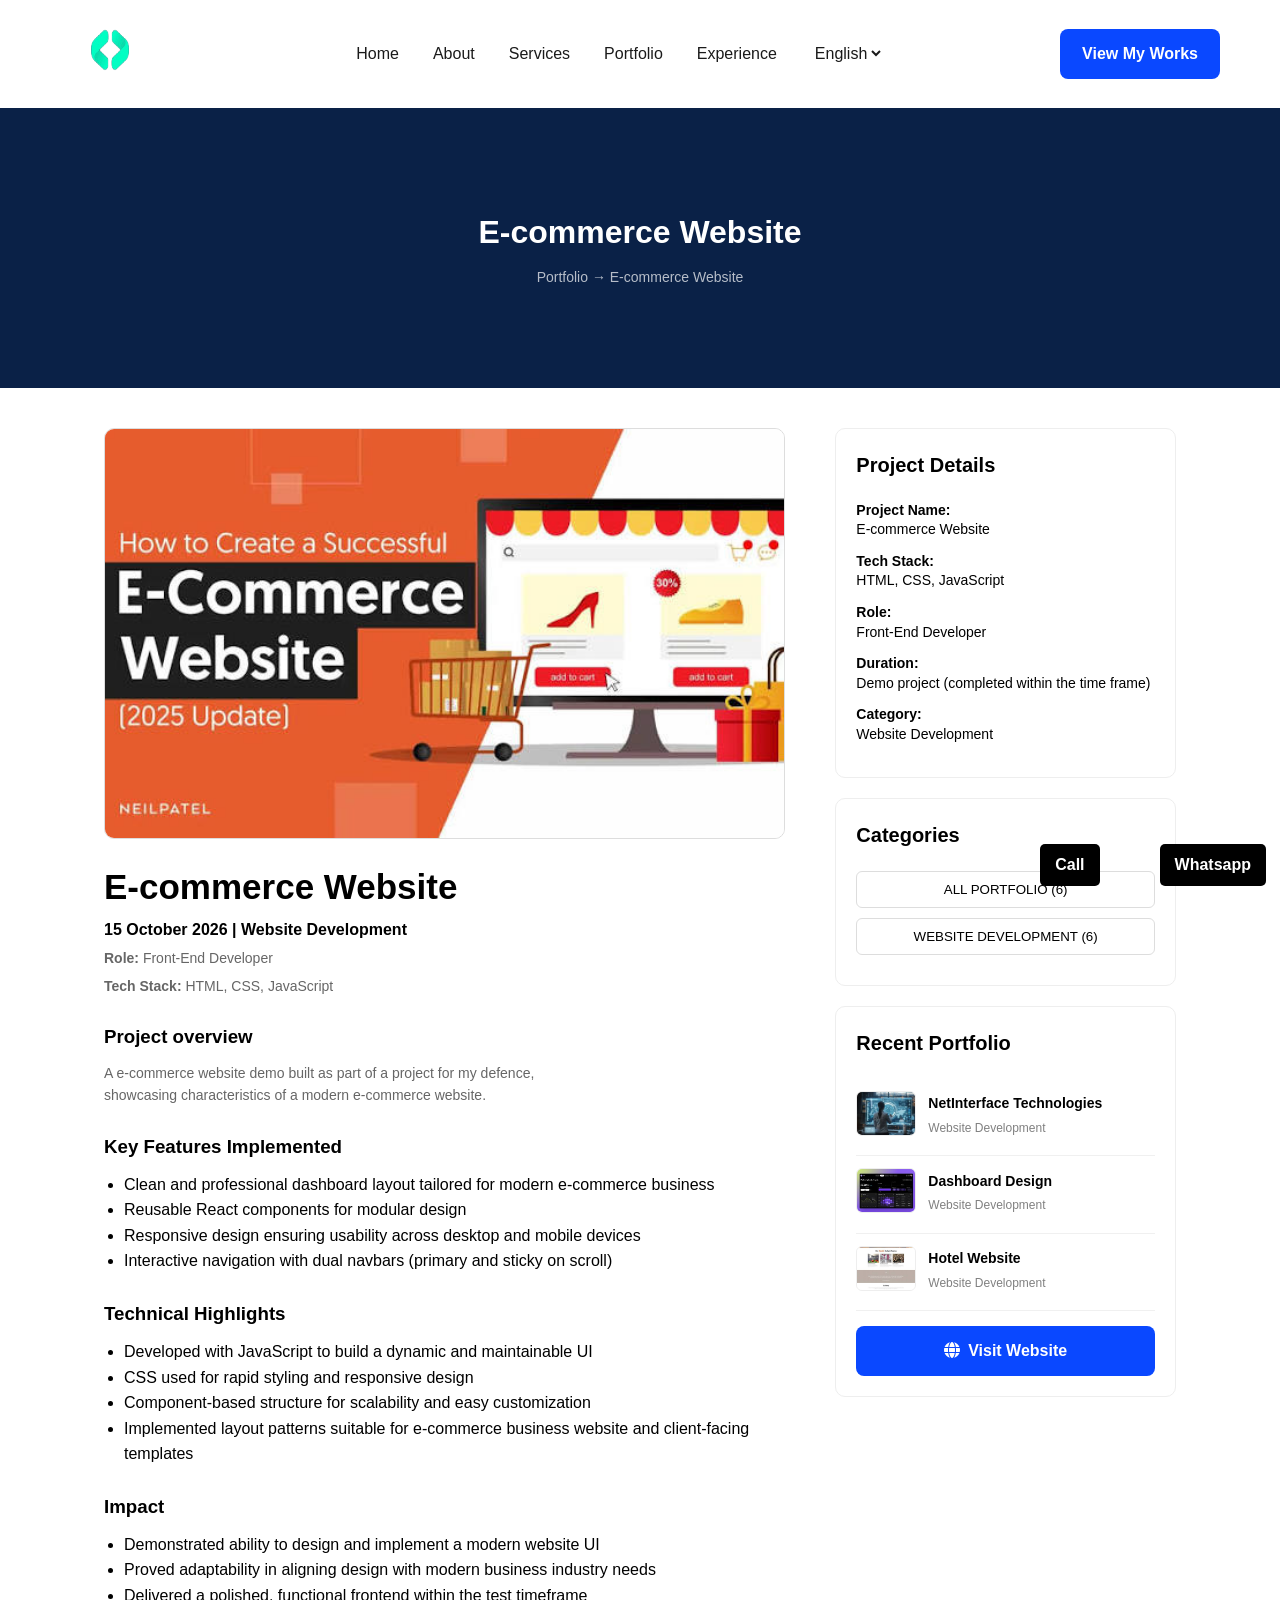
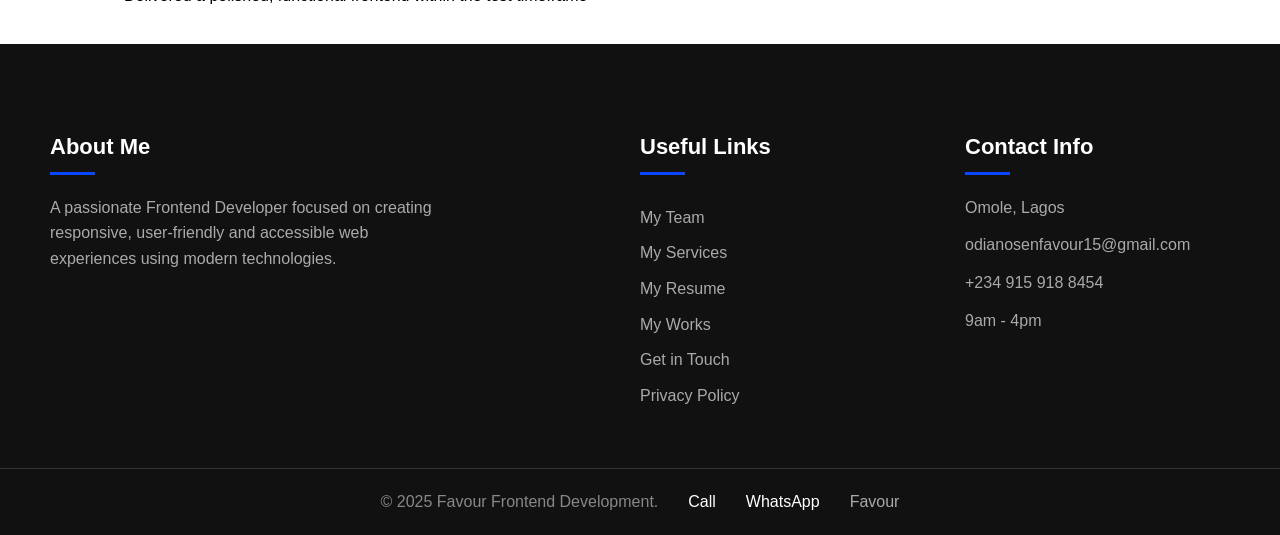
<file: e-commerce.html>
<!DOCTYPE html>
<html lang="en">
<head>
    <meta charset="UTF-8">
    <meta name="viewport" content="width=device-width, initial-scale=1.0">
    <title>My Portfolio</title>
    <!-- ===== FONT AWESOME CDN ===== -->
    <link rel="stylesheet" href="http://cdnjs.cloudflare.com/ajax/libs/font-awesome/6.5.1/css/all.min.css">
    <link rel="stylesheet" href="e-commerce.css">
</head>
<body>
    <header>
        <div class="nav container menu">
            <a href=""><img class="MyLogo" src="images/logo.png" alt="Logo"></a>
            <nav class="links">
                <a href="">Home</a>
                <a href="">About</a>
                <a href="">Services</a>
                <a href="">Portfolio</a>
                <a href="">Experience</a>
                <select name="" id="">
                    <option value="">English</option>
                    <option value="">Yoruba</option>
                    <option value="">French</option>
                </select>
            </nav>
            <a href="/portfolio.html" class="btn">View My Works</a>
        </div>
    </header>

    <!-- ===== BOTTOM BAR ===== -->
    <div class="contact">
        <a href="tel:+2349159188454">Call</a>
        <a href="http://wa.me/+2349159188454">Whatsapp</a>
    </div>
    
    <div class="portfolio-banner">
        <h1>E-commerce Website</h1>
        <p>Portfolio &rarr; E-commerce Website</p>
    </div>
    <div class="layout-container">
        <!-- ===== LEFT SIDE ===== -->
        <div class="left-content">
            <div class="e-commerce">
                <img src="images/image-2.jpeg" alt="E-commerce image">
            </div>
            <h2>E-commerce Website</h2>
            <strong>15 October 2026 | Website Development</strong>
            <p><strong>Role:</strong> Front-End Developer</p>
            <p><strong>Tech Stack:</strong> HTML, CSS, JavaScript</p>
            <h3>Project overview</h3>
            <p>A e-commerce website demo built as part of a project for my defence,<br> showcasing characteristics of a modern e-commerce website.</p>
            <h3>Key Features Implemented</h3>
            <ul>
                <li>Clean and professional dashboard layout tailored for modern e-commerce business</li>
                <li>Reusable React components for modular design</li>
                <li>Responsive design ensuring usability across desktop and mobile devices</li>
                <li>Interactive navigation with dual navbars (primary and sticky on scroll)</li>
            </ul>
            <h3>Technical Highlights</h3>
            <ul>
                <li>Developed with JavaScript to build a dynamic and maintainable UI</li>
                <li>CSS used for rapid styling and responsive design</li>
                <li>Component-based structure for scalability and easy customization</li>
                <li>Implemented layout patterns suitable for e-commerce business website and client-facing templates</li>
            </ul>
            <h3>Impact</h3>
            <ul>
                <li>Demonstrated ability to design and implement a modern website UI</li>
                <li>Proved adaptability in aligning design with modern business industry needs</li>
                <li>Delivered a polished, functional frontend within the test timeframe</li>
            </ul>
        </div>
        <!-- ===== RIGHT SIDE ===== -->
        <div class="right-content">
            <div class="card">
                <h4>Project Details</h4>
                <p><strong>Project Name:</strong><br>E-commerce Website</p>
                <p><strong>Tech Stack:</strong><br>HTML, CSS, JavaScript</p>
                <p><strong>Role:</strong><br>Front-End Developer</p>
                <p><strong>Duration:</strong><br>Demo project (completed within the time frame)</p>
                <p><strong>Category:</strong><br>Website Development</p>
            </div>
            <div class="card">
                <h4>Categories</h4>
                <div class="portfolio-click">
                    <button>ALL PORTFOLIO (6)</button>
                    <button>WEBSITE DEVELOPMENT (6)</button>
                </div>
            </div>
            <div class="card">
                <h4>Recent Portfolio</h4>
                <div class="recent-item">
                    <a href="netinterface.html">
                        <img src="images/images-6.jpg" alt="NetInterface image">
                    </a>
                    <div>
                        <p>NetInterface Technologies</p>
                        <span>Website Development</span>
                    </div>
                </div>
                <div class="recent-item">
                    <a href="dashboard.html">
                        <img src="images/image-3.jpeg" alt="Dashboard image">
                    </a>
                    <div>
                        <p>Dashboard Design</p>
                        <span>Website Development</span>
                    </div>
                </div>
                <div class="recent-item">
                    <a href="hotel.html">
                        <img src="images/images-4.jpg" alt="Hotel image">
                    </a>
                    <div>
                        <p>Hotel Website</p>
                        <span>Website Development</span>
                    </div>
                </div>
                <div class="visit">
                    <a href="/index.html" class="btn"><i class="fa-solid fa-globe"></i>Visit Website</a>
                </div>
            </div>
        </div>
    </div>
    <!-- ===== FOOTER INFORMATION ===== -->
    <section class="footer-info">
        <div class="footer-about">
            <h3>About Me</h3>
            <p>
                A passionate Frontend Developer focused on creating
                responsive, user-friendly and accessible web experiences
                using modern technologies.
            </p>
        </div>
        <div class="footer-links">
            <h3>Useful Links</h3>
            <a href="#home">My Team</a>
            <a href="#services">My Services</a>
            <a href="#experience">My Resume</a>
            <a href="#works">My Works</a>
            <a href="#contact">Get in Touch</a>
            <a href="#">Privacy Policy</a>
        </div>
        <div class="footer-contact">
            <h3>Contact Info</h3>
            <p>Omole, Lagos</p>
            <p>odianosenfavour15@gmail.com</p>
            <p>+234 915 918 8454</p>
            <p> 9am - 4pm</p>
        </div>
    </section>

    <!-- ===== BOTTOM BAR ===== -->
    <div class="bottom-bar">
        <p>© 2025 Favour Frontend Development.</p>
        <a href="tel:+2349159188454">Call</a>
        <a href="https://wa.me/2349159188454">WhatsApp</a>
        <span>Favour</span>
    </div>
</body>
</html>
</file>
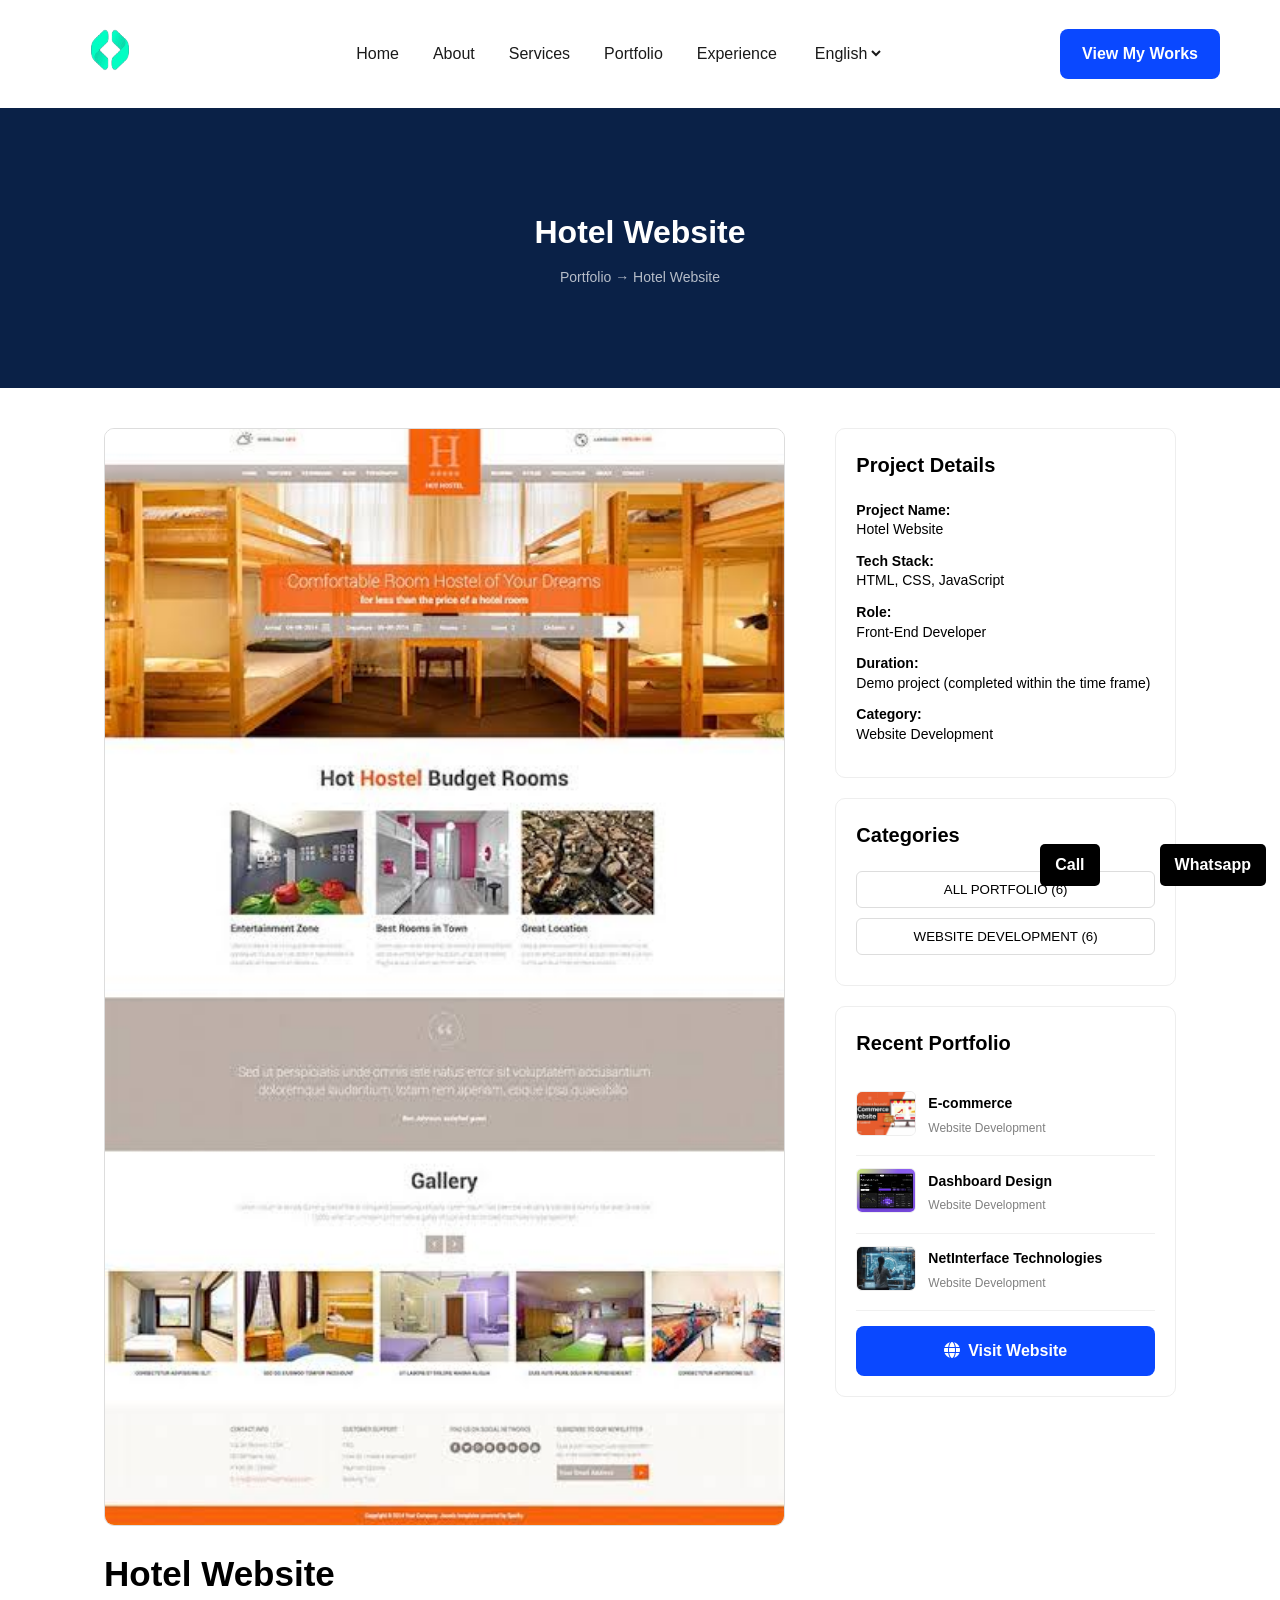
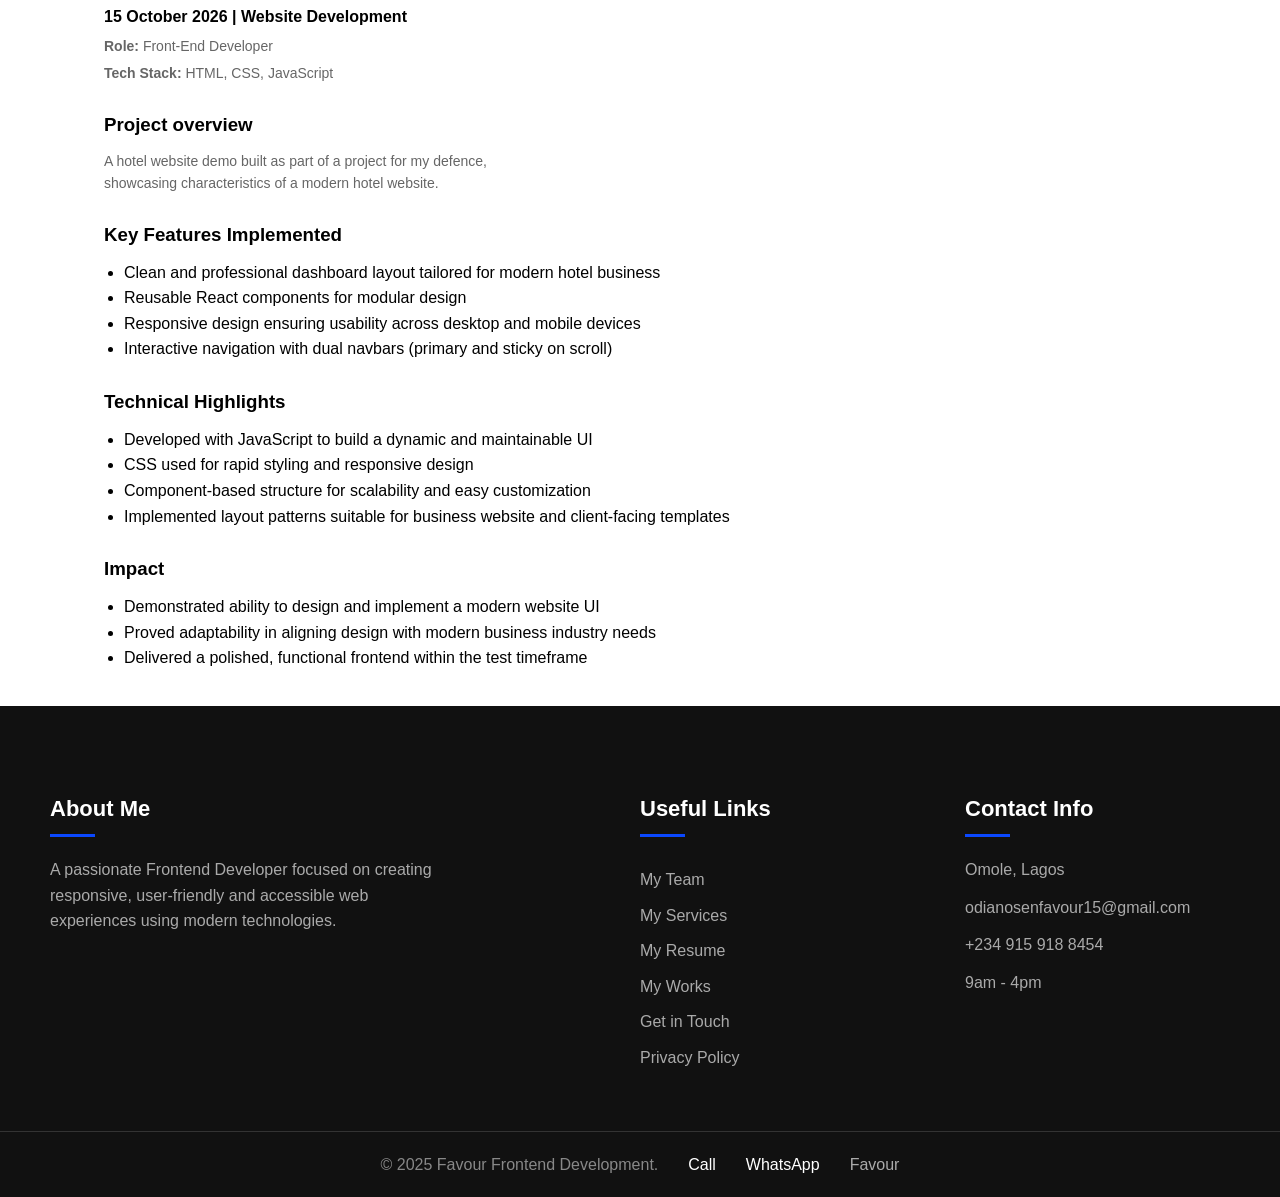
<file: hotel.html>
<!DOCTYPE html>
<html lang="en">
<head>
    <meta charset="UTF-8">
    <meta name="viewport" content="width=device-width, initial-scale=1.0">
    <title>My Portfolio</title>
    <!-- ===== FONT AWESOME CDN ===== -->
    <link rel="stylesheet" href="http://cdnjs.cloudflare.com/ajax/libs/font-awesome/6.5.1/css/all.min.css">
    <link rel="stylesheet" href="hotel.css">
</head>
<body>
    <header>
        <div class="nav container menu">
            <a href=""><img class="MyLogo" src="images/logo.png" alt="Logo"></a>
            <nav class="links">
                <a href="">Home</a>
                <a href="">About</a>
                <a href="">Services</a>
                <a href="">Portfolio</a>
                <a href="">Experience</a>
                <select name="" id="">
                    <option value="">English</option>
                    <option value="">Yoruba</option>
                    <option value="">French</option>
                </select>
            </nav>
            <a href="/portfolio.html" class="btn">View My Works</a>
        </div>
    </header>

    <!-- ===== BOTTOM BAR ===== -->
    <div class="contact">
        <a href="tel:+2349159188454">Call</a>
        <a href="http://wa.me/+2349159188454">Whatsapp</a>
    </div>
    
    <div class="portfolio-banner">
        <h1>Hotel Website</h1>
        <p>Portfolio &rarr; Hotel Website</p>
    </div>
    <div class="layout-container">
        <!-- ===== LEFT SIDE ===== -->
        <div class="left-content">
            <div class="hotel">
                <img src="images/images-4.jpg" alt="Hotel Website image">
            </div>
            <h2>Hotel Website</h2>
            <strong>15 October 2026 | Website Development</strong>
            <p><strong>Role:</strong> Front-End Developer</p>
            <p><strong>Tech Stack:</strong> HTML, CSS, JavaScript</p>
            <h3>Project overview</h3>
            <p>A hotel website demo built as part of a project for my defence,<br> showcasing characteristics of a modern hotel website.</p>
            <h3>Key Features Implemented</h3>
            <ul>
                <li>Clean and professional dashboard layout tailored for modern  hotel business</li>
                <li>Reusable React components for modular design</li>
                <li>Responsive design ensuring usability across desktop and mobile devices</li>
                <li>Interactive navigation with dual navbars (primary and sticky on scroll)</li>
            </ul>
            <h3>Technical Highlights</h3>
            <ul>
                <li>Developed with JavaScript to build a dynamic and maintainable UI</li>
                <li>CSS used for rapid styling and responsive design</li>
                <li>Component-based structure for scalability and easy customization</li>
                <li>Implemented layout patterns suitable for business website and client-facing templates</li>
            </ul>
            <h3>Impact</h3>
            <ul>
                <li>Demonstrated ability to design and implement a modern website UI</li>
                <li>Proved adaptability in aligning design with modern business industry needs</li>
                <li>Delivered a polished, functional frontend within the test timeframe</li>
            </ul>
        </div>
        <!-- ===== RIGHT SIDE ===== -->
        <div class="right-content">
            <div class="card">
                <h4>Project Details</h4>
                <p><strong>Project Name:</strong><br>Hotel Website</p>
                <p><strong>Tech Stack:</strong><br>HTML, CSS, JavaScript</p>
                <p><strong>Role:</strong><br>Front-End Developer</p>
                <p><strong>Duration:</strong><br>Demo project (completed within the time frame)</p>
                <p><strong>Category:</strong><br>Website Development</p>
            </div>
            <div class="card">
                <h4>Categories</h4>
                <div class="portfolio-click">
                    <button>ALL PORTFOLIO (6)</button>
                    <button>WEBSITE DEVELOPMENT (6)</button>
                </div>
            </div>
            <div class="card">
                <h4>Recent Portfolio</h4>
                <div class="recent-item">
                    <a href="e-commerce.html">
                        <img src="images/image-2.jpeg" alt="E-commerce image">
                    </a>
                    <div>
                        <p>E-commerce</p>
                        <span>Website Development</span>
                    </div>
                </div>
                <div class="recent-item">
                    <a href="dashboard.html">
                        <img src="images/image-3.jpeg" alt="Dashboard image">
                    </a>
                    <div>
                        <p>Dashboard Design</p>
                        <span>Website Development</span>
                    </div>
                </div>
                <div class="recent-item">
                    <a href="netinterface.html">
                        <img src="images/images-6.jpg" alt="NetInterface image">
                    </a>
                    <div>
                        <p>NetInterface Technologies</p>
                        <span>Website Development</span>
                    </div>
                </div>
                <div class="visit">
                    <a href="/index.html" class="btn"><i class="fa-solid fa-globe"></i>Visit Website</a>
                </div>
            </div>
        </div>
    </div>
    <!-- ===== FOOTER INFORMATION ===== -->
    <section class="footer-info">
        <div class="footer-about">
            <h3>About Me</h3>
            <p>
                A passionate Frontend Developer focused on creating
                responsive, user-friendly and accessible web experiences
                using modern technologies.
            </p>
        </div>
        <div class="footer-links">
            <h3>Useful Links</h3>
            <a href="#home">My Team</a>
            <a href="#services">My Services</a>
            <a href="#experience">My Resume</a>
            <a href="#works">My Works</a>
            <a href="#contact">Get in Touch</a>
            <a href="#">Privacy Policy</a>
        </div>
        <div class="footer-contact">
            <h3>Contact Info</h3>
            <p>Omole, Lagos</p>
            <p>odianosenfavour15@gmail.com</p>
            <p>+234 915 918 8454</p>
            <p> 9am - 4pm</p>
        </div>
    </section>

    <!-- ===== BOTTOM BAR ===== -->
    <div class="bottom-bar">
        <p>© 2025 Favour Frontend Development.</p>
        <a href="tel:+2349159188454">Call</a>
        <a href="https://wa.me/2349159188454">WhatsApp</a>
        <span>Favour</span>
    </div>
</body>
</html>
</file>
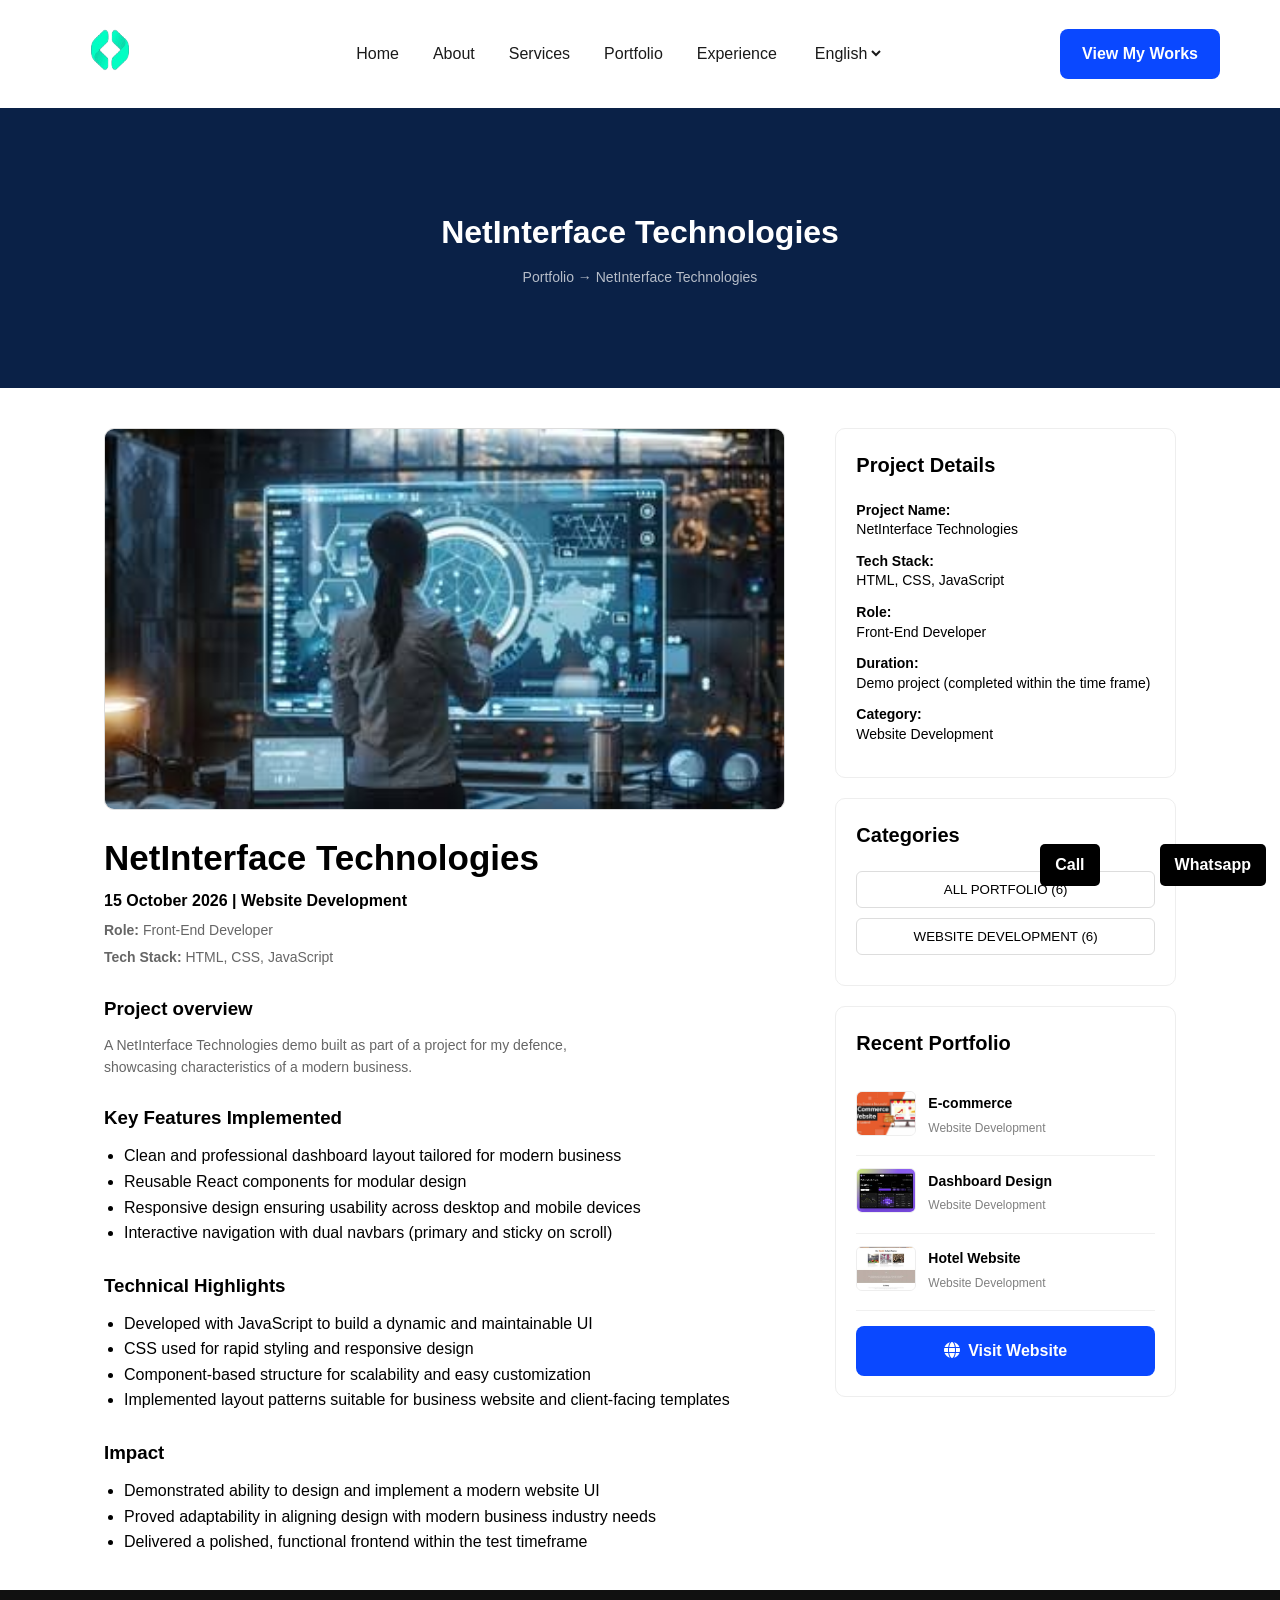
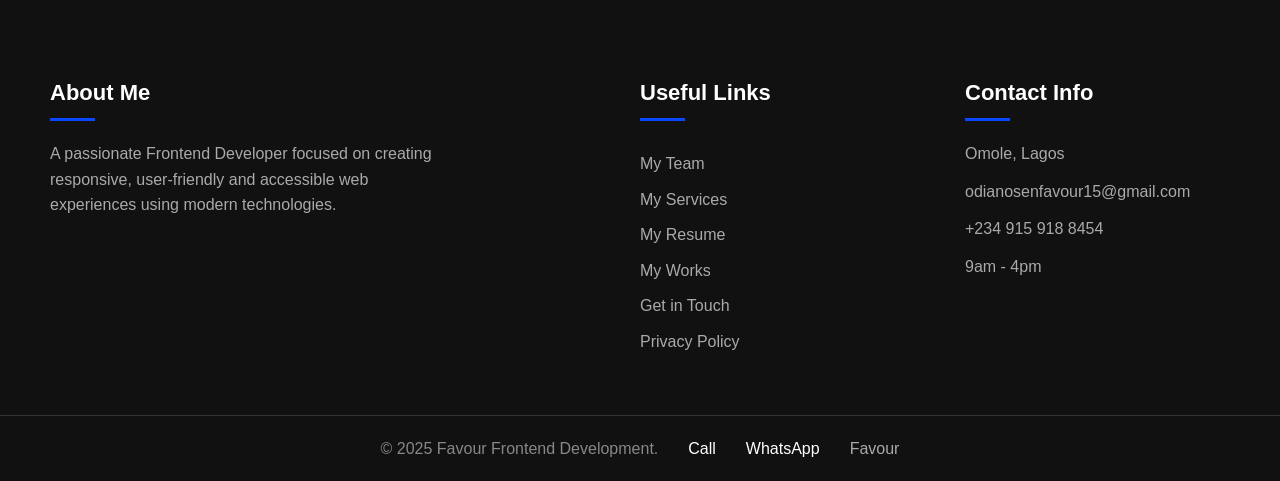
<file: netinterface.html>
<!DOCTYPE html>
<html lang="en">
<head>
    <meta charset="UTF-8">
    <meta name="viewport" content="width=device-width, initial-scale=1.0">
    <title>My Portfolio</title>
    <!-- ===== FONT AWESOME CDN ===== -->
    <link rel="stylesheet" href="http://cdnjs.cloudflare.com/ajax/libs/font-awesome/6.5.1/css/all.min.css">
    <link rel="stylesheet" href="netinterface.css">
</head>
<body>
    <header>
        <div class="nav container menu">
            <a href=""><img class="MyLogo" src="images/logo.png" alt="Logo"></a>
            <nav class="links">
                <a href="">Home</a>
                <a href="">About</a>
                <a href="">Services</a>
                <a href="">Portfolio</a>
                <a href="">Experience</a>
                <select name="" id="">
                    <option value="">English</option>
                    <option value="">Yoruba</option>
                    <option value="">French</option>
                </select>
            </nav>
            <a href="/portfolio.html" class="btn">View My Works</a>
        </div>
    </header>

    <!-- ===== BOTTOM BAR ===== -->
    <div class="contact">
        <a href="tel:+2349159188454">Call</a>
        <a href="http://wa.me/+2349159188454">Whatsapp</a>
    </div>
    
    <div class="portfolio-banner">
        <h1>NetInterface Technologies</h1>
        <p>Portfolio &rarr; NetInterface Technologies</p>
    </div>
    <div class="layout-container">
        <!-- ===== LEFT SIDE ===== -->
        <div class="left-content">
            <div class="netinterface-website">
                <img src="images/images-6.jpg" alt="NetInterface image">
            </div>
            <h2>NetInterface Technologies</h2>
            <strong>15 October 2026 | Website Development</strong>
            <p><strong>Role:</strong> Front-End Developer</p>
            <p><strong>Tech Stack:</strong> HTML, CSS, JavaScript</p>
            <h3>Project overview</h3>
            <p>A NetInterface Technologies demo built as part of a project for my defence,<br> showcasing characteristics of a modern business.</p>
            <h3>Key Features Implemented</h3>
            <ul>
                <li>Clean and professional dashboard layout tailored for modern business</li>
                <li>Reusable React components for modular design</li>
                <li>Responsive design ensuring usability across desktop and mobile devices</li>
                <li>Interactive navigation with dual navbars (primary and sticky on scroll)</li>
            </ul>
            <h3>Technical Highlights</h3>
            <ul>
                <li>Developed with JavaScript to build a dynamic and maintainable UI</li>
                <li>CSS used for rapid styling and responsive design</li>
                <li>Component-based structure for scalability and easy customization</li>
                <li>Implemented layout patterns suitable for business website and client-facing templates</li>
            </ul>
            <h3>Impact</h3>
            <ul>
                <li>Demonstrated ability to design and implement a modern website UI</li>
                <li>Proved adaptability in aligning design with modern business industry needs</li>
                <li>Delivered a polished, functional frontend within the test timeframe</li>
            </ul>
        </div>
        <!-- ===== RIGHT SIDE ===== -->
        <div class="right-content">
            <div class="card">
                <h4>Project Details</h4>
                <p><strong>Project Name:</strong><br>NetInterface Technologies</p>
                <p><strong>Tech Stack:</strong><br>HTML, CSS, JavaScript</p>
                <p><strong>Role:</strong><br>Front-End Developer</p>
                <p><strong>Duration:</strong><br>Demo project (completed within the time frame)</p>
                <p><strong>Category:</strong><br>Website Development</p>
            </div>
            <div class="card">
                <h4>Categories</h4>
                <div class="portfolio-click">
                    <button>ALL PORTFOLIO (6)</button>
                    <button>WEBSITE DEVELOPMENT (6)</button>
                </div>
            </div>
            <div class="card">
                <h4>Recent Portfolio</h4>
                <div class="recent-item">
                    <a href="e-commerce.html">
                        <img src="images/image-2.jpeg" alt="E-commerce image">
                    </a>
                    <div>
                        <p>E-commerce</p>
                        <span>Website Development</span>
                    </div>
                </div>
                <div class="recent-item">
                    <a href="dashboard.html">
                        <img src="images/image-3.jpeg" alt="Dashboard image">
                    </a>
                    <div>
                        <p>Dashboard Design</p>
                        <span>Website Development</span>
                    </div>
                </div>
                <div class="recent-item">
                    <a href="hotel.html">
                        <img src="images/images-4.jpg" alt="Hotel image">
                    </a>
                    <div>
                        <p>Hotel Website</p>
                        <span>Website Development</span>
                    </div>
                </div>
                <div class="visit">
                    <a href="/index.html" class="btn"><i class="fa-solid fa-globe"></i>Visit Website</a>
                </div>
            </div>
        </div>
    </div>
    <!-- ===== FOOTER INFORMATION ===== -->
    <section class="footer-info">
        <div class="footer-about">
            <h3>About Me</h3>
            <p>
                A passionate Frontend Developer focused on creating
                responsive, user-friendly and accessible web experiences
                using modern technologies.
            </p>
        </div>
        <div class="footer-links">
            <h3>Useful Links</h3>
            <a href="#home">My Team</a>
            <a href="#services">My Services</a>
            <a href="#experience">My Resume</a>
            <a href="#works">My Works</a>
            <a href="#contact">Get in Touch</a>
            <a href="#">Privacy Policy</a>
        </div>
        <div class="footer-contact">
            <h3>Contact Info</h3>
            <p>Omole, Lagos</p>
            <p>odianosenfavour15@gmail.com</p>
            <p>+234 915 918 8454</p>
            <p> 9am - 4pm</p>
        </div>
    </section>

    <!-- ===== BOTTOM BAR ===== -->
    <div class="bottom-bar">
        <p>© 2025 Favour Frontend Development.</p>
        <a href="tel:+2349159188454">Call</a>
        <a href="https://wa.me/2349159188454">WhatsApp</a>
        <span>Favour</span>
    </div>
</body>
</html>
</file>
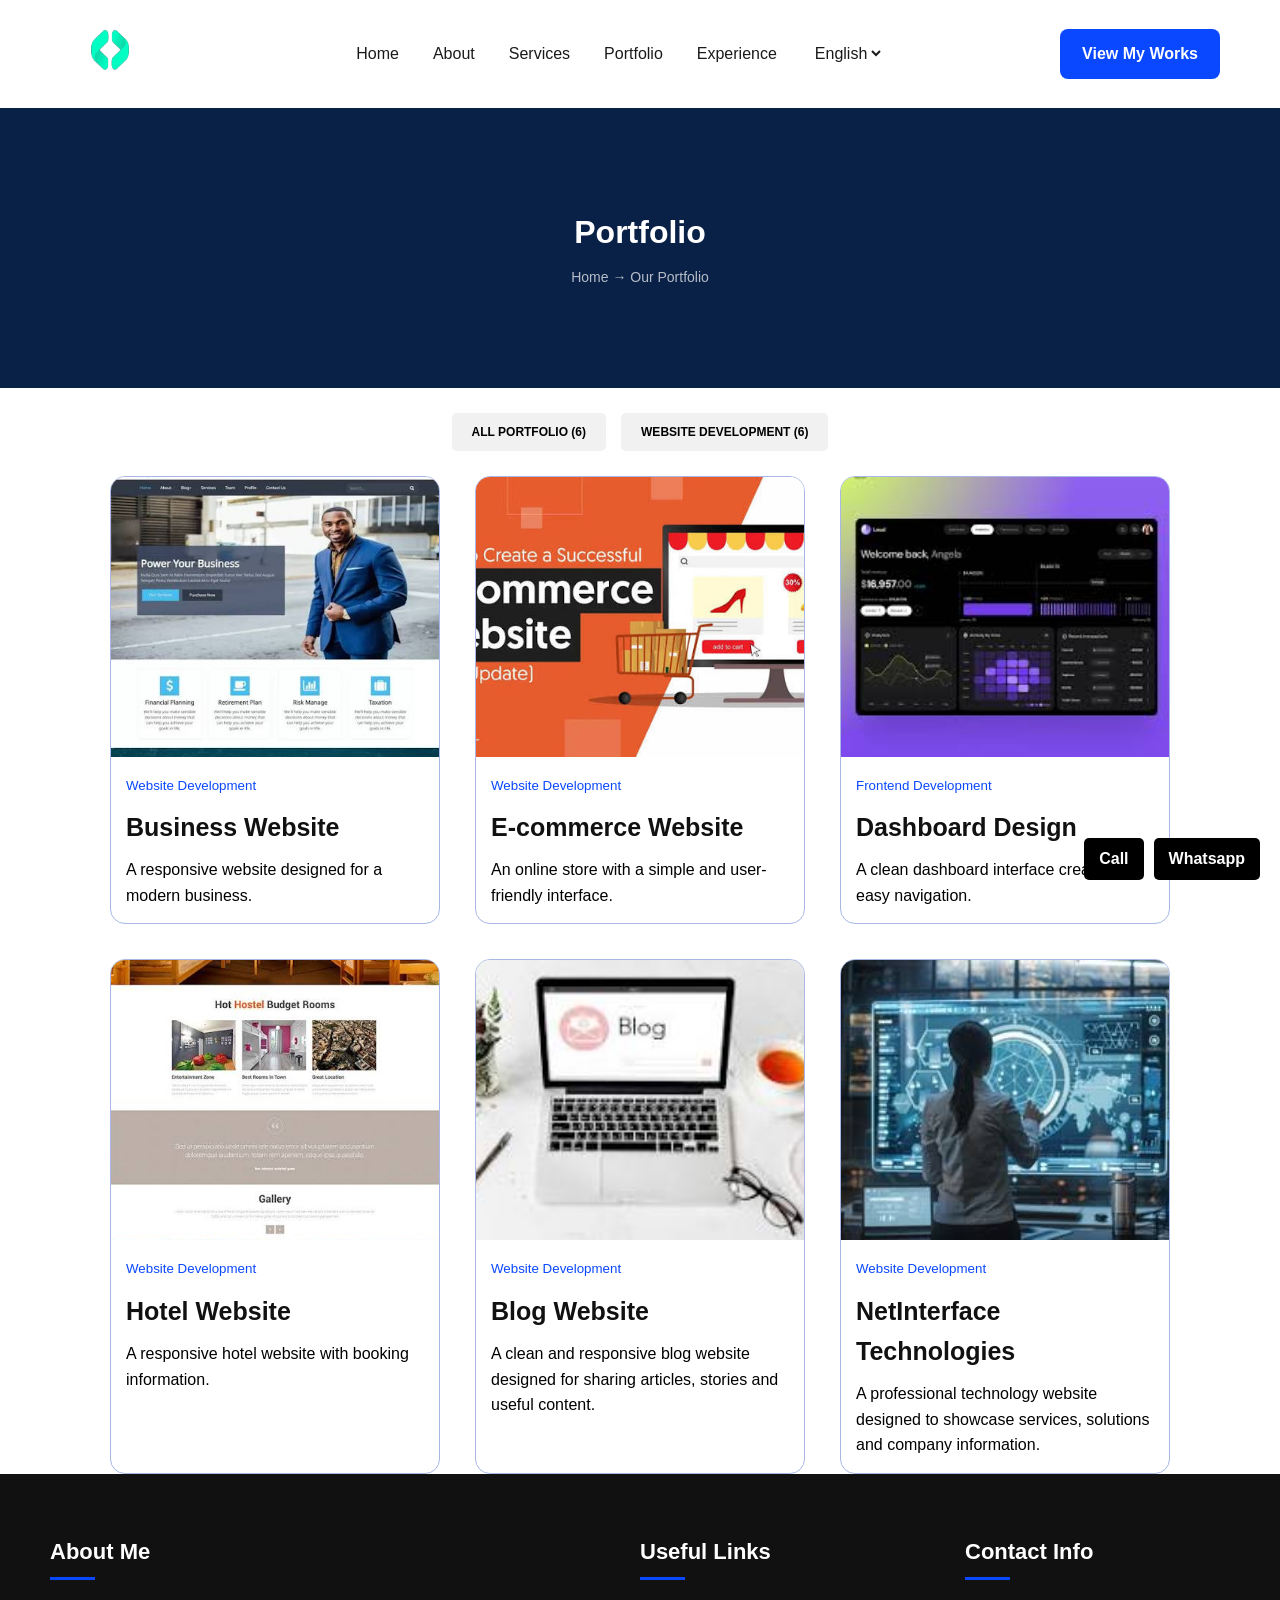
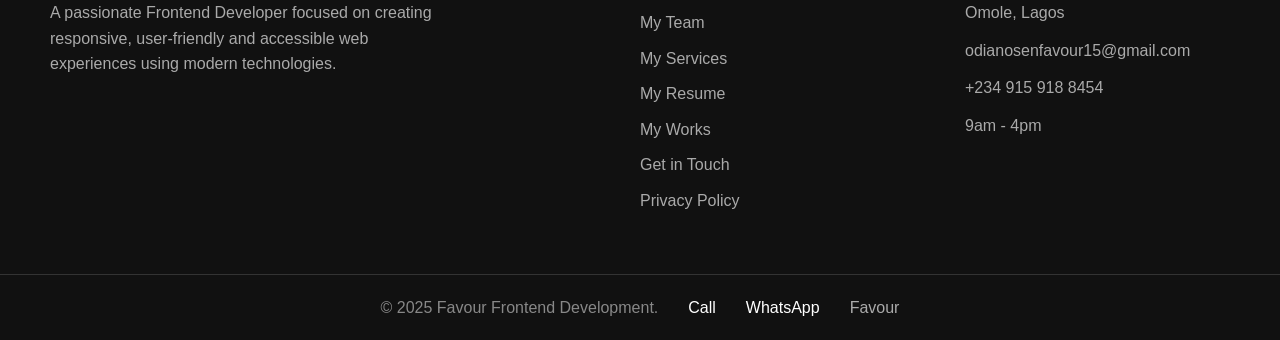
<file: portfolio.html>
<!DOCTYPE html>
<html lang="en">
<head>
    <meta charset="UTF-8">
    <meta name="viewport" content="width=device-width, initial-scale=1.0">
    <title>My Portfolio</title>
    <link rel="stylesheet" href="portfolio.css">
</head>
<body>
    <header>
        <div class="nav container menu">
            <a href=""><img class="MyLogo" src="images/logo.png" alt="Logo"></a>
            <nav class="links">
                <a href="">Home</a>
                <a href="">About</a>
                <a href="">Services</a>
                <a href="">Portfolio</a>
                <a href="">Experience</a>
                <select name="" id="">
                    <option value="">English</option>
                    <option value="">Yoruba</option>
                    <option value="">French</option>
                </select>
            </nav>
            <a href="/portfolio.html" class="btn">View My Works</a>
        </div>
    </header>

    <!-- ===== BOTTOM BAR ===== -->
    <div class="contact">
        <a href="tel:+2349159188454">Call</a>
        <a href="http://wa.me/+2349159188454">Whatsapp</a>
    </div>
    
    <div class="portfolio-banner">
        <h1>Portfolio</h1>
        <p>Home &rarr; Our Portfolio</p>
    </div>

    <div class="portfolio-click">
        <button>ALL PORTFOLIO (6)</button>
        <button>WEBSITE DEVELOPMENT (6)</button>
    </div>
    <!-- ===== WORKS ===== -->
    <section class="portfolio" id="works">
        <div class="portfolio-container container">

            <!-- Work 1 -->
            <div class="portfolio-card">
                <div class="portfolio-image">
                    <img src="images/image-1.jpeg" alt="Business image">
                </div>
                <div class="portfolio-text">
                    <small>Website Development</small>
                    <a href="business.html"><h3>Business Website</h3></a>
                    <p>
                        A responsive website designed for a modern business.
                    </p>
                </div>
            </div>
            <!-- Work 2 -->
            <div class="portfolio-card">
                 <div class="portfolio-image">
                    <img src="images/image-2.jpeg" alt="E-commerce image">
                </div>
                <div class="portfolio-text">
                    <small>Website Development</small>
                    <a href="e-commerce.html"><h3>E-commerce Website</h3></a>
                    <p>
                        An online store with a simple and user-friendly interface.
                    </p>
                </div>
            </div>
                
            <!-- Work 3 -->
            <div class="portfolio-card">
                <div class="portfolio-image">
                    <img src="images/image-3.jpeg" alt="Dashboard image">
                </div>
                <div class="portfolio-text">
                    <small>Frontend Development</small>
                    <a href="dashboard.html"><h3>Dashboard Design</h3></a>
                    <p>
                        A clean dashboard interface created for easy navigation.
                    </p>
                </div>
            </div>

            <!-- Work 4 -->
            <div class="portfolio-card">
                <div class="portfolio-image">
                    <img src="images/images-4.jpg" alt="hotel image">
                </div>
                <div class="portfolio-text">
                    <small>Website Development</small>
                    <a href="hotel.html"><h3>Hotel Website</h3></a>
                    <p>
                        A responsive hotel website with booking information.
                    </p>
                </div>
            </div>

            <!-- Work 5 -->
            <div class="portfolio-card">
                <div class="portfolio-image">
                    <img src="images/image-5.jpg" alt="blog image">
                </div>
                <div class="portfolio-text">
                    <small>Website Development</small>
                    <a href="blog.html"><h3>Blog Website</h3></a>
                    <p>
                        A clean and responsive blog website designed for
                        sharing articles, stories and useful content.
                    </p>
                </div>
            </div>

            <!-- Work 6 -->
            <div class="portfolio-card">
                <div class="portfolio-image">
                    <img src="images/images-6.jpg" alt="NetInterface image">
                </div>
                <div class="portfolio-text">
                    <small>Website Development</small>
                    <a href="netinterface.html"><h3>NetInterface Technologies</h3></a>
                    <p>
                        A professional technology website designed to showcase
                        services, solutions and company information.
                    </p>
                </div>
            </div>
        </div>
    </section>

    <!-- ===== FOOTER INFORMATION ===== -->
    <section class="footer-info">
        <div class="footer-about">
            <h3>About Me</h3>
            <p>
                A passionate Frontend Developer focused on creating
                responsive, user-friendly and accessible web experiences
                using modern technologies.
            </p>
        </div>
        <div class="footer-links">
            <h3>Useful Links</h3>
            <a href="#home">My Team</a>
            <a href="#services">My Services</a>
            <a href="#experience">My Resume</a>
            <a href="#works">My Works</a>
            <a href="#contact">Get in Touch</a>
            <a href="#">Privacy Policy</a>
        </div>
        <div class="footer-contact">
            <h3>Contact Info</h3>
            <p>Omole, Lagos</p>
            <p>odianosenfavour15@gmail.com</p>
            <p>+234 915 918 8454</p>
            <p> 9am - 4pm</p>
        </div>
    </section>

    <!-- ===== BOTTOM BAR ===== -->
    <div class="bottom-bar">
        <p>© 2025 Favour Frontend Development.</p>
        <a href="tel:+2349159188454">Call</a>
        <a href="https://wa.me/2349159188454">WhatsApp</a>
        <span>Favour</span>
    </div>
</body>
</html>
</file>
<file: index.css>
* {
    margin: 0;
    padding: 0;
    box-sizing: border-box;
}

body{
    font-family: Arial, Helvetica, sans-serif;
    background: white;
    color: black;
    line-height: 1.6;
}

header{
    background-color: white;
    position: sticky;
    top: 0;
    padding: 0 20px;
}

.container {
    max-width: 1200px;
    margin: 0 auto;
    padding: 0 20px;
}


a{
    text-decoration: none;
}

.btn{
    background-color: #0a48ff;
    color: white;
    padding: 12px 22px;
    border-radius: 8px;
    font-weight: bold;
}

.btn:hover{
    background-color: #0a48ff;
}

.nav{
    display: flex;
    align-items: center;
}

.MyLogo{
    width: 100px;
    height: 100px;
    margin-right: 20px;
}

.links{
    flex: 1;
    display: flex;
    justify-content: center;
    align-items: center;
    gap: 34px;
}
.links a{
    color: #1a1a1a;
}

.links a:hover{
    color:#0a48ff;
}

.links select{
    border: none;
    background: none;
    font-size: 16px;
    color: #1a1a1a;
    cursor: pointer;
}

/*========= HERO ========*/
.hero{
    background-color: black;
}

.hero-box{
    display: flex;
    align-items: center;
    justify-content: center;
    gap: 50px;
    width: 100%;
    padding-top: 60PX;
    padding-bottom: 60px;
}

.hero{
    flex: 1;
}

h1{
    font-size: 64px;
    color: white;
    line-height: 1.1;
    margin-bottom: 10px;
}

.blue{
    color: #0a48ff;
}

.hero p{
    font-size: 20px;
    color: white;
    margin-bottom: 20px;
}

.hero-img{
    width: 45%;
    max-width: 480px;
    border-radius: 50%;
    border: 14px solid #111e44;
}

/*Background circles*/
.blob{
    position: absolute;
    border-radius: 50%;
    background: #0a48ff;
    opacity: 0.3;
    filter: blur(40px);
}

.blob-1{
    width: 90px;
    height: 90px;
    top: 8%;
    left: 3%;
}

.blob-2{
    width: 130px;
    height: 130px;
    top: 12%;
    right: 5%;
} 
 
.blob-3{
    width: 110px;
    height: 110px;
    bottom: 8%;
    left: 8%;
}

.social{
    position: fixed;              
    right: 18px;
    top:45%;
    display: flex;
    flex-direction: column;
    gap: 14px;  
}

.social a{
    width: 44px;
    height: 44px;
    border-radius: 50%;
    color: white;
    font-weight: bold;
    display: flex;
    align-items: center;
    justify-content: center;
}

.twitter{background: #1d9bf0;}
.email{background: #22c55e;}
.phone{background: #444;}


/*========== BOTTOM BAR + TOP BUTTON*/
.contact{
    position: fixed;
    bottom: 20px;
    right: 20px;
    left: auto;
    display: flex;
    gap: 10px;
    z-index: 99;
}

.contact a{
    color: #fff;
    font-weight: bold;
    background: black;
    border-radius: 5px;
    padding: 8px 15px;
}

/*-------About-------*/
.about-box{
    display: flex;
    align-items: center;
    gap: 50px;
}

.about-text{
    flex: 1;
}

.about-text h2{
    font-size: 35px;
    margin-bottom: 20px;
}
.about-text P{
    margin-bottom: 20px;
    font-size: 18px;
}

.info-card{
    flex: 1;
    background-color: #f7f8fa;
    padding: 36px;
    border-radius: 10px;
    display: grid;
    grid-template-columns: 1fr 1fr;
    gap: 26px;
}

.info small{
    color: #999;
    font-size: 12px;
    letter-spacing: 1px;
}

.info strong{
    display: block;
    font-size: 17px;
}

.grid-3{
    display: grid;
    grid-template-columns: 1fr 1fr 1fr;
    gap: 35px;
}

.center{
    text-align: center;
    margin: 40px;
    font-size: 35px;
}

.experience{
    background-color: #f7f7f7;
    padding: 20px;
}

.card{
    background-color: #fff;
    padding: 25px;
    border-radius: 10px;
}

/*SERVICES SECTION*/
.services{
    width: 100%;
    padding: 80px 30px;
    background: #fff;
    box-sizing: border-box;
}

/* Heading */
.sec-head{
    text-align: center;
    margin-bottom: 90px;
}

.section-tag {
    display: inline-block;
    background: #0a48ff;
    color: #ffffff;
    font-size: 14px;
    font-weight: 600;
    padding: 5px 13px;
    border-radius: 20px;
    margin-bottom: 18px;
}

.section-heading h2 {
    margin: 0;
    font-size: 64px;
    font-weight: 700;
    color: #050505;
}

.heading-line {
    width: 153px;
    height: 8px;
    background: #0a48ff;
    margin: 30px auto 0;
}

/* =========================
   SERVICE CARDS
========================= */
.services-container {
    max-width: 1100px;
    margin: auto;
    display: grid;
    grid-template-columns: repeat(3, 1fr);
    gap: 40px;
}

.service-card {
    position: static;
    min-height: 400px;
    padding: 90px 70px 55px;
    background: #fff;
    border: 1px solid #ddd;
    border-radius: 15px;
    box-shadow:  rgba(0, 0, 0, 0.08);
    box-sizing: border-box;
    border: 1px solid #a8b7e6;
}

/* Text */
.service-card h3 {
    font-size: 22px;
    color: #1b1b1b;
    margin: 0 0 25px;
}

.service-card p {
    color: #777;
    font-size: 16px;
    line-height: 1.55;
    margin: 0;
}

/*satisfied client*/
.customer-container{
    padding: 30px;
    background-color: #1b1b1b;
}

.customer-card h5{
    color: #ddd;
    background-color: #0a48ff;
    width: 100px;
    border-radius: 7px;
    height: 30px;
    padding-bottom: 5px;
    padding-top: 5px;
    margin: 2px auto 30px;
}

.customer-card p{
    color: white;
    font-size: 30px;
}

.start h2{
    color: white;
}

.start p{
    color: white;
}

.grid-3{
    display: grid;
    grid-template-columns: repeat(3, 1fr);
    gap: 35px;
}

/* =========================
   HOW I WORK SECTION
========================= */
.how-i-work {
    background: #1b1b1b;
    color: #ffffff;
    min-height: 500px;
    padding: 75px 8% 90px;
}

/* Header */
.work-header {
    text-align: center;
}

.work-badge {
    display: inline-block;
    background: #0a48ff;
    color: #ffffff;
    font-size: 14px;
    font-weight: 600;
    padding: 5px 13px;
    border-radius: 20px;
    margin-bottom: 18px;
}

.work-header h2 {
    margin: 0;
    font-size: 36px;
    line-height: 1.15;
    font-weight: 700;
}

.blue-line {
    width: 44px;
    height: 4px;
    background: #0a48ff;
    margin: 22px auto 65px;
}

/* Steps */
.work-steps {
    max-width: 720px;
    margin: 0 auto;
    display: flex;
    align-items: center;
    justify-content: center;
    gap: 25px;
}

.work-step {
    min-width: 120px;
    text-align: center;
}

/* Number circle */
.step-number {
    width: 68px;
    height: 68px;
    border: 2px solid #ffffff;
    border-radius: 50%;
    display: flex;
    align-items: center;
    justify-content: center;
    margin: 0 auto 18px;
    font-size: 18px;
    font-weight: 600;
}

/* Active step */
.work-step.active .step-number {
    background: #0a48ff;
    border-color: #0a48ff;
}

.work-step h3 {
    margin: 0;
    font-size: 20px;
    font-weight: 600;
}

.work-step.active h3 {
    color: #0a48ff;
}

/* Arrows */
.step-arrow {
    display: flex;
    align-items: center;
    gap: 7px;
    color: #777777;
    font-size: 18px;
    margin-bottom: 45px;
}

/* =========================
   WHY CHOOSE ME
========================= */
.why-choose {
    background: #ffffff;
    padding: 90px 20px;
    color: #111111;
}

.why-container {
    max-width: 1000px;
    margin: 0 auto;
}

/* Header */
.why-header {
    text-align: center;
}

.why-badge {
    display: inline-block;
    background: #0a48ff;
    color: #ffffff;
    padding: 5px 13px;
    border-radius: 20px;
    font-size: 13px;
    font-weight: 600;
    margin-bottom: 18px;
}

.why-header h2 {
    margin: 0;
    font-size: 38px;
    line-height: 1.2;
    font-weight: 700;
}

/* Description */
.why-description {
    max-width: 1000px;
    margin: 70px auto 55px;
    color: #777777;
    font-size: 20px;
    line-height: 1.6;
}

/* Skills */

.skills-progress {
    display: grid;
    grid-template-columns: 1fr 1fr;
    gap: 35px;
}

.skill-info {
    display: flex;
    justify-content: space-between;
    align-items: center;
    margin-bottom: 18px;
}

.skill-info h3 {
    margin: 0;
    font-size: 21px;
    font-weight: 600;
}

.skill-info span {
    color: #0a48ff;
    font-size: 21px;
    font-weight: 700;
}

/* Progress bar */
.progress-bar {
    width: 100%;
    height: 14px;
    background: #f1f1f1;
    border-radius: 10px;
    overflow: hidden;
}

.progress-fill {
    height: 100%;
    background: #0a48ff;
    border-radius: 10px 0 0 10px;
}

/* ===== WORKS ===== */
.portfolio {
    padding: 80px 30px;
    background: white;
}

.portfolio-container {
    max-width: 1100px;
    margin: auto;
    display: grid;
    grid-template-columns: repeat(3, 1fr);
    gap: 35px;   
}

.portfolio-card {
    border: 1px solid #a8b7e6;
    border-radius: 15px;
    overflow: hidden;
    background:white;
}

.portfolio-image img{
    transition: transform 0.3s ease;
}

.portfolio-image:hover img{
    transform: scale(1.05);
}

.portfolio-image {
    height: 280px;
    background: #eeeeee;
    overflow: hidden;
}

.portfolio-image img{
    width: 100%;
    height: 100%;
    object-fit: cover;
    display: block;
}

.portfolio-text {
    padding: 15px;
}
.portfolio-text small {
    color: #0a48ff;
}

.portfolio-text h3 {
    font-size: 25px;
    margin: 10px 0;
}

/* ===== TESTIMONIAL ===== */
.testimonial {
    padding: 80px 30px;
    background: #f7f7f7;
}

.testimonial-container {
    display: grid;
    grid-template-columns: repeat(2, 1fr);
    gap: 35px;
}

.testimonial-card {
    background: white;
    padding: 40px;
    border-radius: 15px;
    border: 1px solid #a8b7e6;
}

.testimonial-card p {
    color: #555;
    font-size: 17px;
    margin-bottom: 25px;
}

.testimonial-card h3 {
    margin-bottom: 5px;
}

.testimonial-card small {
    color: #0a48ff;
}

.contact-container {
    display: grid;
    grid-template-columns: 1fr 1fr;
    gap: 50px;
    padding: 50px;
}

.call-us {
    display: grid;
    grid-template-columns: 1fr 1fr;
    gap: 30px;
    align-content: start;
}

.contact-form {
    display: flex;
    flex-direction: column;
    gap: 10px;
}

.contact-form textarea {
    width: 100%;
    min-height: 45px;
    padding: 12px;
    box-sizing: border-box;
    resize: none;
}

.contact-form button {
    width: 100%;
    padding: 12px;
    border: none;
    background-color: #0a48ff;
    color: white;
}

.faq {
    padding: 80px 30px;
    background: #f7f7f7;
}

.faq-container {
    display: grid;
    grid-template-columns: repeat(2, 1fr);
    gap: 20px;
}

.faq-card {
    border: 1px solid #a8b7e6;
    border-radius: 10px;
    padding: 30px;
}

.faq-card h3 {
    margin-bottom: 15px;
    font-size: 20px;
}

.faq-card p {
    color: #777;
}

/* ===== FOOTER INFORMATION ===== */
.footer-info {
    background: #111;
    color: white;
    display: grid;
    grid-template-columns: 2fr 1fr 1fr;
    gap: 60px;
    padding: 60px 50px;
}

.footer-info h3 {
    font-size: 22px;
    margin-bottom: 20px;
}

.footer-info h3::after {
    content: "";
    display: block;
    width: 45px;
    height: 3px;
    background: #0a48ff;
    margin-top: 8px;
}

/* ===== ABOUT ME ===== */
.footer-about p {
    color: #aaa;
    max-width: 400px;
    line-height: 1.6;
}

/* ===== USEFUL LINKS ===== */
.footer-links {
    display: flex;
    flex-direction: column;
    gap: 10px;
}

.footer-links a {
    color: #aaa;
    text-decoration: none;
}

.footer-links a:hover {
    color: #0a48ff;
}

/* ===== CONTACT INFO ===== */

.footer-contact p {
    color: #aaa;
    margin-bottom: 12px;
}

/* ===== BOTTOM BAR ===== */
.bottom-bar {
    background: #111;
    border-top: 1px solid #333;
    color: #888;
    padding: 20px 50px;
    display: flex;
    justify-content: center;
    align-items: center;
    gap: 30px;
}

.bottom-bar a {
    color: white;
    text-decoration: none;
}

.bottom-bar a:hover {
    color: #0a48ff;
}

.bottom-bar span {
    color: #aaa;
}

@media (max-width: 1024px){
    .container{
        padding: 0 30px;
    }

    .nav{
        padding: 15px 20px;
    }

    .links{
        gap: 18px;
    }

    h1{
        font-size: 44px;
    }

    .hero-box{
        gap: 30px;
    }

    .hero-text p{
        line-height: 1.5;
    }

    .hero-img{
        width: 50%;
        max-width: 350px;
    }

    .about-box{
        flex-direction: column;
    }

    .grid-3, .services-container, .portfolio-container, .testimonial-container, .faq-container{
        grid-template-columns: repeat(2, 1fr);
    }

    .contact-container{
        grid-template-columns: 1fr;
        padding: 30px;
    }
    
    .footer-info{
        grid-template-columns: 1fr 1fr;
        gap: 40px;
    }
}

@media (max-width: 600px){
    header{
        padding: 0 10px;
    }

    .nav{
        flex-wrap: wrap;
        justify-content: space-between;
    }

    .links{
        display: none;
    }

    .btn{
        padding: 8px 14px;
        font-size: 13px;
    }

    .hero-box{
        flex-direction: column;
        padding-top: 30px;
        padding-bottom: 30px;
    }

    h1{
        font-size: 32px;
    }

    .hero-text p{
        font-size: 16px;
    }

    .hero-img{
        width: 85%;
        max-width: 300px;
        border-width: 8px;
    }

    .about-box{
        flex-direction: column;
    }

    .about-text h2{
        font-size: 26px;
    }

    .grid-3, .services-container, .skills-progress, .portfolio-container, .testimonial-container, .contact-container, .call-us, .faq-container, .footer-info{
        grid-template-columns: 1fr;
    }

    .services, .portfolio, .testimonial, .faq{
        padding: 40px 20px;
    }

    .section-heading h2, .why-header h2{
        font-size: 28px;
    }

    .service-card{
        padding: 30px 20px;
        min-height: auto;
    }

    .how-i-work{
        padding: 50px 20px;
    }

    .work-steps{
        flex-direction: column;
    }

    .step-arrow{
        transform: rotate(90deg);
        margin: 10px 0;
    }

    .why-description{
        font-size: 16px;
        margin: 30px auto;
    }

    .portfolio-image{
        height: 200px;
    }

    .contact-container{
        padding: 20px;
        gap: 30px;
    }

    .footer-info{
        padding: 40px 20px;
        gap: 30px;
    }
}
</file>
<file: blog.css>
* {
    margin: 0;
    padding: 0;
    box-sizing: border-box;
}

body{
    font-family: Arial, Helvetica, sans-serif;
    background: white;
    color: black;
    line-height: 1.6;
}

header{
    background-color: white;
    position: sticky;
    top: 0;
    padding: 0 20px;
}

.container {
    max-width: 1200px;
    margin: 0 auto;
    padding: 0 20px;
}

a{
    text-decoration: none;
}

.btn{
    background-color: #0a48ff;
    color: white;
    padding: 12px 22px;
    border-radius: 8px;
    font-weight: bold;
}

.btn:hover{
    background-color: #0a48ff;
}

.nav{
    display: flex;
    align-items: center;
}

.MyLogo{
    width: 100px;
    height: 100px;
    margin-right: 20px;
}

.links{
    flex: 1;
    display: flex;
    justify-content: center;
    align-items: center;
    gap: 34px;
}
.links a{
    color: #1a1a1a;
}

.links a:hover{
    color:#0a48ff;
}

.links select{
    border: none;
    background: none;
    font-size: 16px;
    color: #1a1a1a;
    cursor: pointer;
}

/*=====BOTTOM BAR=====*/
.contact{
    position: fixed;
    bottom: 0;
    left: 0;
    right: 0;
    display: flex;
    justify-content: right;
    gap: 60px;
    padding: 14px;
}

.contact a{
    color: #fff;
    font-weight: bold;
    background: black;
    border-radius: 5px;
    padding: 8px 15px;
}

.portfolio-banner{
    background-color: #0a2147;
    height: 280px;
    display: flex;
    flex-direction: column;
    justify-content: center;
    align-items: center;
    color: white;
    text-align: center;
}

.portfolio-banner h1{
    font-size: 32px;
    margin-bottom: 8px;
}

.portfolio-banner p{
    font-size: 14px;
    opacity: 0.7;
}

.layout-container{
    display: grid;
    grid-template-columns: 2fr 1fr;
    max-width: 1200px;
    margin: 0 auto;
    padding: 20px 5%;
    gap: 50px;
    margin-top: 20px;
}

.left-content img{
    width:100%;
    border-radius:10px;
    border:1px solid #ddd;
    margin-bottom:20px;
    display: block;
}

h2{
    font-size: 35px;
    padding-bottom: 2px;
}

.left-content p{
  color:#666;
  font-size:14px;
  margin:5px 0;
}

h3{
    margin-top:25px;
    margin-bottom:10px;
}

ul{
    margin-left:20px;
    margin-bottom:15px;
    line-height:1.6;
}

.card{
    background:white;
    border:1px solid #eee;
    padding:20px;
    border-radius:10px;
    margin-bottom:20px;
}

.card p{
    font-size:14px;
    margin-bottom:12px;
    line-height:1.4;
}

h4{
    font-size: 20px;
    padding-bottom: 20px;
}

.portfolio-click button{
    display:block;
    width:100%;
    padding:10px;
    margin-bottom:10px;
    border:1px solid #ddd;
    background:white;
    border-radius:6px;
    cursor:pointer;
}

.portfolio-click button:hover{
    background-color: #0a48ff;
    color: white;
}

.recent-item{
    display:flex;
    align-items:center;
    gap:12px;
    padding:12px 0;
    border-bottom:1px solid #f0f0f0;
}

.recent-item img{
    width:60px;
    height:45px;
    object-fit:cover;
    border-radius:6px;
    border:1px solid #eee;
}

.recent-item p{
    font-size:14px;
    font-weight:600;
    margin:0;
}

.recent-item span{
    font-size:12px;
    color:gray;
}

.right-content .card .btn{
    background: #0a48ff;
    color: white;
    display: block;
    text-align: center;
    padding: 12px;
    border-radius: 8px;
    text-decoration: none;
    margin-top: 15px;
    width: 100%;
    font-weight: bold;
}

.right-content .card .btn i{
    margin-right: 8px;
}

/* ===== FOOTER INFORMATION ===== */
.footer-info {
    background: #111;
    color: white;
    display: grid;
    grid-template-columns: 2fr 1fr 1fr;
    gap: 60px;
    padding: 60px 50px;
}

.footer-info h3 {
    font-size: 22px;
    margin-bottom: 20px;
}

.footer-info h3::after {
    content: "";
    display: block;
    width: 45px;
    height: 3px;
    background: #0a48ff;
    margin-top: 8px;
}

/* ===== ABOUT ME ===== */
.footer-about p {
    color: #aaa;
    max-width: 400px;
    line-height: 1.6;
}

/* ===== USEFUL LINKS ===== */
.footer-links {
    display: flex;
    flex-direction: column;
    gap: 10px;
}

.footer-links a {
    color: #aaa;
    text-decoration: none;
}

.footer-links a:hover {
    color: #0a48ff;
}

/* ===== CONTACT INFO ===== */
.footer-contact p {
    color: #aaa;
    margin-bottom: 12px;
}

/* ===== BOTTOM BAR ===== */
.bottom-bar {
    background: #111;
    border-top: 1px solid #333;
    color: #888;
    padding: 20px 50px;
    display: flex;
    justify-content: center;
    align-items: center;
    gap: 30px;
}

.bottom-bar a {
    color: white;
    text-decoration: none;
}

.bottom-bar a:hover {
    color: #0a48ff;
}

.bottom-bar span {
    color: #aaa;
}

@media (max-width:1024px){
    .layout-container{
        grid-template-columns:1.6fr 1fr;
        gap:30px;
    }

    .links{ 
        gap:18px;
    }

    .footer-info{
        grid-template-columns:1fr 1fr;
    }
}

@media (max-width:600px){
    .links{
        display:none;
    }

    .layout-container{
        grid-template-columns:1fr;
    }

    .footer-info{grid-template-columns:1fr;
    }

    .portfolio-banner{
        height:180px;
    }
}
</file>
<file: business.css>
* {
    margin: 0;
    padding: 0;
    box-sizing: border-box;
}

body{
    font-family: Arial, Helvetica, sans-serif;
    background: white;
    color: black;
    line-height: 1.6;
    overflow-x: hidden;
}

header{
    background-color: white;
    position: sticky;
    top: 0;
    padding: 0 20px;
}

.container {
    max-width: 1200px;
    margin: 0 auto;
    padding: 0 20px;
}

a{
    text-decoration: none;
}

.btn{
    background-color: #0a48ff;
    color: white;
    padding: 12px 22px;
    border-radius: 8px;
    font-weight: bold;
}

.btn:hover{
    background-color: #0a48ff;
}

.nav{
    display: flex;
    align-items: center;
}

.MyLogo{
    width: 100px;
    height: 100px;
    margin-right: 20px;
}

.links{
    flex: 1;
    display: flex;
    justify-content: center;
    align-items: center;
    gap: 34px;
}
.links a{
    color: #1a1a1a;
}

.links a:hover{
    color:#0a48ff;
}

.links select{
    border: none;
    background: none;
    font-size: 16px;
    color: #1a1a1a;
    cursor: pointer;
}

/*=====BOTTOM BAR=====*/
.contact{
    position: fixed;
    bottom: 0;
    left: 0;
    right: 0;
    display: flex;
    justify-content: right;
    gap: 60px;
    padding: 14px;
}

.contact a{
    color: #fff;
    font-weight: bold;
    background: black;
    border-radius: 5px;
    padding: 8px 15px;
}

.portfolio-banner{
    background-color: #0a2147;
    height: 280px;
    display: flex;
    flex-direction: column;
    justify-content: center;
    align-items: center;
    color: white;
    text-align: center;
}

.portfolio-banner h1{
    font-size: 32px;
    margin-bottom: 8px;
}

.portfolio-banner p{
    font-size: 14px;
    opacity: 0.7;
}

.layout-container{
    display: grid;
    grid-template-columns: 2fr 1fr;
    max-width: 1200px;
    margin: 0 auto;
    padding: 20px 5%;
    gap: 50px;
    margin-top: 20px;
}

.left-content img{
    width:100%;
    border-radius:10px;
    border:1px solid #ddd;
    margin-bottom:20px;
    display: block;
}

h2{
    font-size: 35px;
    padding-bottom: 2px;
}

.left-content p{
  color:#666;
  font-size:14px;
  margin:5px 0;
}

h3{
    margin-top:25px;
    margin-bottom:10px;
}

ul{
    margin-left:20px;
    margin-bottom:15px;
    line-height:1.6;
}

.card{
    background:white;
    border:1px solid #eee;
    padding:20px;
    border-radius:10px;
    margin-bottom:20px;
}

.card p{
    font-size:14px;
    margin-bottom:12px;
    line-height:1.4;
}

h4{
    font-size: 20px;
    padding-bottom: 20px;
}

.portfolio-click button{
    display:block;
    width:100%;
    padding:10px;
    margin-bottom:10px;
    border:1px solid #ddd;
    background:white;
    border-radius:6px;
    cursor:pointer;
}

.portfolio-click button:hover{
    background-color: #0a48ff;
    color: white;
}

.recent-item{
    display:flex;
    align-items:center;
    gap:12px;
    padding:12px 0;
    border-bottom:1px solid #f0f0f0;
}

.recent-item img{
    width:60px;
    height:45px;
    object-fit:cover;
    border-radius:6px;
    border:1px solid #eee;
}

.recent-item p{
    font-size:14px;
    font-weight:600;
    margin:0;
}

.recent-item span{
    font-size:12px;
    color:gray;
}

.right-content .card .btn{
    background: #0a48ff;
    color: white;
    display: block;
    text-align: center;
    padding: 12px;
    border-radius: 8px;
    text-decoration: none;
    margin-top: 15px;
    width: 100%;
    font-weight: bold;
}

.right-content .card .btn i{
    margin-right: 8px;
}

/* ===== FOOTER INFORMATION ===== */
.footer-info {
    background: #111;
    color: white;
    display: grid;
    grid-template-columns: 2fr 1fr 1fr;
    gap: 60px;
    padding: 60px 50px;
}

.footer-info h3 {
    font-size: 22px;
    margin-bottom: 20px;
}

.footer-info h3::after {
    content: "";
    display: block;
    width: 45px;
    height: 3px;
    background: #0a48ff;
    margin-top: 8px;
}

/* ===== ABOUT ME ===== */
.footer-about p {
    color: #aaa;
    max-width: 400px;
    line-height: 1.6;
}

/* ===== USEFUL LINKS ===== */
.footer-links {
    display: flex;
    flex-direction: column;
    gap: 10px;
}

.footer-links a {
    color: #aaa;
    text-decoration: none;
}

.footer-links a:hover {
    color: #0a48ff;
}

/* ===== CONTACT INFO ===== */
.footer-contact p {
    color: #aaa;
    margin-bottom: 12px;
}

/* ===== BOTTOM BAR ===== */
.bottom-bar {
    background: #111;
    border-top: 1px solid #333;
    color: #888;
    padding: 20px 50px;
    display: flex;
    justify-content: center;
    align-items: center;
    gap: 30px;
}

.bottom-bar a {
    color: white;
    text-decoration: none;
}

.bottom-bar a:hover {
    color: #0a48ff;
}

.bottom-bar span {
    color: #aaa;
}

@media (max-width:1024px){
    .layout-container{
        grid-template-columns:1.6fr 1fr;
        gap:30px;
    }

    .links{ 
        gap:18px;
    }

    .footer-info{
        grid-template-columns:1fr 1fr;
    }
}

@media (max-width:600px){
    .links{
        display:none;
    }

    .layout-container{
        grid-template-columns:1fr;
    }

    .footer-info{grid-template-columns:1fr;
    }

    .portfolio-banner{
        height:180px;
    }
}
</file>
<file: dashbord.css>
* {
    margin: 0;
    padding: 0;
    box-sizing: border-box;
}

body{
    font-family: Arial, Helvetica, sans-serif;
    background: white;
    color: black;
    line-height: 1.6;
}

header{
    background-color: white;
    position: sticky;
    top: 0;
    padding: 0 20px;
}

.container {
    max-width: 1200px;
    margin: 0 auto;
    padding: 0 20px;
}

a{
    text-decoration: none;
}

.btn{
    background-color: #0a48ff;
    color: white;
    padding: 12px 22px;
    border-radius: 8px;
    font-weight: bold;
}

.btn:hover{
    background-color: #0a48ff;
}

.nav{
    display: flex;
    align-items: center;
}

.MyLogo{
    width: 100px;
    height: 100px;
    margin-right: 20px;
}

.links{
    flex: 1;
    display: flex;
    justify-content: center;
    align-items: center;
    gap: 34px;
}
.links a{
    color: #1a1a1a;
}

.links a:hover{
    color:#0a48ff;
}

.links select{
    border: none;
    background: none;
    font-size: 16px;
    color: #1a1a1a;
    cursor: pointer;
}

/*=====BOTTOM BAR=====*/
.contact{
    position: fixed;
    bottom: 0;
    left: 0;
    right: 0;
    display: flex;
    justify-content: right;
    gap: 60px;
    padding: 14px;
}

.contact a{
    color: #fff;
    font-weight: bold;
    background: black;
    border-radius: 5px;
    padding: 8px 15px;
}

.portfolio-banner{
    background-color: #0a2147;
    height: 280px;
    display: flex;
    flex-direction: column;
    justify-content: center;
    align-items: center;
    color: white;
    text-align: center;
}

.portfolio-banner h1{
    font-size: 32px;
    margin-bottom: 8px;
}

.portfolio-banner p{
    font-size: 14px;
    opacity: 0.7;
}

.layout-container{
    display: grid;
    grid-template-columns: 2fr 1fr;
    max-width: 1200px;
    margin: 0 auto;
    padding: 20px 5%;
    gap: 50px;
    margin-top: 20px;
}

.left-content img{
    width:100%;
    border-radius:10px;
    border:1px solid #ddd;
    margin-bottom:20px;
    display: block;
}

h2{
    font-size: 35px;
    padding-bottom: 2px;
}

.left-content p{
  color:#666;
  font-size:14px;
  margin:5px 0;
}

h3{
    margin-top:25px;
    margin-bottom:10px;
}

ul{
    margin-left:20px;
    margin-bottom:15px;
    line-height:1.6;
}

.card{
    background:white;
    border:1px solid #eee;
    padding:20px;
    border-radius:10px;
    margin-bottom:20px;
}

.card p{
    font-size:14px;
    margin-bottom:12px;
    line-height:1.4;
}

h4{
    font-size: 20px;
    padding-bottom: 20px;
}

.portfolio-click button{
    display:block;
    width:100%;
    padding:10px;
    margin-bottom:10px;
    border:1px solid #ddd;
    background:white;
    border-radius:6px;
    cursor:pointer;
}

.portfolio-click button:hover{
    background-color: #0a48ff;
    color: white;
}

.recent-item{
    display:flex;
    align-items:center;
    gap:12px;
    padding:12px 0;
    border-bottom:1px solid #f0f0f0;
}

.recent-item img{
    width:60px;
    height:45px;
    object-fit:cover;
    border-radius:6px;
    border:1px solid #eee;
}

.recent-item p{
    font-size:14px;
    font-weight:600;
    margin:0;
}

.recent-item span{
    font-size:12px;
    color:gray;
}

.right-content .card .btn{
    background: #0a48ff;
    color: white;
    display: block;
    text-align: center;
    padding: 12px;
    border-radius: 8px;
    text-decoration: none;
    margin-top: 15px;
    width: 100%;
    font-weight: bold;
}

.right-content .card .btn i{
    margin-right: 8px;
}

/* ===== FOOTER INFORMATION ===== */
.footer-info {
    background: #111;
    color: white;
    display: grid;
    grid-template-columns: 2fr 1fr 1fr;
    gap: 60px;
    padding: 60px 50px;
}

.footer-info h3 {
    font-size: 22px;
    margin-bottom: 20px;
}

.footer-info h3::after {
    content: "";
    display: block;
    width: 45px;
    height: 3px;
    background: #0a48ff;
    margin-top: 8px;
}

/* ===== ABOUT ME ===== */
.footer-about p {
    color: #aaa;
    max-width: 400px;
    line-height: 1.6;
}

/* ===== USEFUL LINKS ===== */
.footer-links {
    display: flex;
    flex-direction: column;
    gap: 10px;
}

.footer-links a {
    color: #aaa;
    text-decoration: none;
}

.footer-links a:hover {
    color: #0a48ff;
}

/* ===== CONTACT INFO ===== */
.footer-contact p {
    color: #aaa;
    margin-bottom: 12px;
}

/* ===== BOTTOM BAR ===== */
.bottom-bar {
    background: #111;
    border-top: 1px solid #333;
    color: #888;
    padding: 20px 50px;
    display: flex;
    justify-content: center;
    align-items: center;
    gap: 30px;
}

.bottom-bar a {
    color: white;
    text-decoration: none;
}

.bottom-bar a:hover {
    color: #0a48ff;
}

.bottom-bar span {
    color: #aaa;
}

@media (max-width:1024px){
    .layout-container{
        grid-template-columns:1.6fr 1fr;
        gap:30px;
    }

    .links{ 
        gap:18px;
    }

    .footer-info{
        grid-template-columns:1fr 1fr;
    }
}

@media (max-width:600px){
    .links{
        display:none;
    }

    .layout-container{
        grid-template-columns:1fr;
    }

    .footer-info{grid-template-columns:1fr;
    }

    .portfolio-banner{
        height:180px;
    }
}
</file>
<file: e-commerce.css>
* {
    margin: 0;
    padding: 0;
    box-sizing: border-box;
}

body{
    font-family: Arial, Helvetica, sans-serif;
    background: white;
    color: black;
    line-height: 1.6;
}

header{
    background-color: white;
    position: sticky;
    top: 0;
    padding: 0 20px;
}

.container {
    max-width: 1200px;
    margin: 0 auto;
    padding: 0 20px;
}

a{
    text-decoration: none;
}

.btn{
    background-color: #0a48ff;
    color: white;
    padding: 12px 22px;
    border-radius: 8px;
    font-weight: bold;
}

.btn:hover{
    background-color: #0a48ff;
}

.nav{
    display: flex;
    align-items: center;
}

.MyLogo{
    width: 100px;
    height: 100px;
    margin-right: 20px;
}

.links{
    flex: 1;
    display: flex;
    justify-content: center;
    align-items: center;
    gap: 34px;
}
.links a{
    color: #1a1a1a;
}

.links a:hover{
    color:#0a48ff;
}

.links select{
    border: none;
    background: none;
    font-size: 16px;
    color: #1a1a1a;
    cursor: pointer;
}

/*=====BOTTOM BAR=====*/
.contact{
    position: fixed;
    bottom: 0;
    left: 0;
    right: 0;
    display: flex;
    justify-content: right;
    gap: 60px;
    padding: 14px;
}

.contact a{
    color: #fff;
    font-weight: bold;
    background: black;
    border-radius: 5px;
    padding: 8px 15px;
}

.portfolio-banner{
    background-color: #0a2147;
    height: 280px;
    display: flex;
    flex-direction: column;
    justify-content: center;
    align-items: center;
    color: white;
    text-align: center;
}

.portfolio-banner h1{
    font-size: 32px;
    margin-bottom: 8px;
}

.portfolio-banner p{
    font-size: 14px;
    opacity: 0.7;
}

.layout-container{
    display: grid;
    grid-template-columns: 2fr 1fr;
    max-width: 1200px;
    margin: 0 auto;
    padding: 20px 5%;
    gap: 50px;
    margin-top: 20px;
}

.left-content img{
    width:100%;
    border-radius:10px;
    border:1px solid #ddd;
    margin-bottom:20px;
    display: block;
}

h2{
    font-size: 35px;
    padding-bottom: 2px;
}

.left-content p{
  color:#666;
  font-size:14px;
  margin:5px 0;
}

h3{
    margin-top:25px;
    margin-bottom:10px;
}

ul{
    margin-left:20px;
    margin-bottom:15px;
    line-height:1.6;
}

.card{
    background:white;
    border:1px solid #eee;
    padding:20px;
    border-radius:10px;
    margin-bottom:20px;
}

.card p{
    font-size:14px;
    margin-bottom:12px;
    line-height:1.4;
}

h4{
    font-size: 20px;
    padding-bottom: 20px;
}

.portfolio-click button{
    display:block;
    width:100%;
    padding:10px;
    margin-bottom:10px;
    border:1px solid #ddd;
    background:white;
    border-radius:6px;
    cursor:pointer;
}

.portfolio-click button:hover{
    background-color: #0a48ff;
    color: white;
}

.recent-item{
    display:flex;
    align-items:center;
    gap:12px;
    padding:12px 0;
    border-bottom:1px solid #f0f0f0;
}

.recent-item img{
    width:60px;
    height:45px;
    object-fit:cover;
    border-radius:6px;
    border:1px solid #eee;
}

.recent-item p{
    font-size:14px;
    font-weight:600;
    margin:0;
}

.recent-item span{
    font-size:12px;
    color:gray;
}

.right-content .card .btn{
    background: #0a48ff;
    color: white;
    display: block;
    text-align: center;
    padding: 12px;
    border-radius: 8px;
    text-decoration: none;
    margin-top: 15px;
    width: 100%;
    font-weight: bold;
}

.right-content .card .btn i{
    margin-right: 8px;
}

/* ===== FOOTER INFORMATION ===== */
.footer-info {
    background: #111;
    color: white;
    display: grid;
    grid-template-columns: 2fr 1fr 1fr;
    gap: 60px;
    padding: 60px 50px;
}

.footer-info h3 {
    font-size: 22px;
    margin-bottom: 20px;
}

.footer-info h3::after {
    content: "";
    display: block;
    width: 45px;
    height: 3px;
    background: #0a48ff;
    margin-top: 8px;
}

/* ===== ABOUT ME ===== */
.footer-about p {
    color: #aaa;
    max-width: 400px;
    line-height: 1.6;
}

/* ===== USEFUL LINKS ===== */
.footer-links {
    display: flex;
    flex-direction: column;
    gap: 10px;
}

.footer-links a {
    color: #aaa;
    text-decoration: none;
}

.footer-links a:hover {
    color: #0a48ff;
}

/* ===== CONTACT INFO ===== */
.footer-contact p {
    color: #aaa;
    margin-bottom: 12px;
}

/* ===== BOTTOM BAR ===== */
.bottom-bar {
    background: #111;
    border-top: 1px solid #333;
    color: #888;
    padding: 20px 50px;
    display: flex;
    justify-content: center;
    align-items: center;
    gap: 30px;
}

.bottom-bar a {
    color: white;
    text-decoration: none;
}

.bottom-bar a:hover {
    color: #0a48ff;
}

.bottom-bar span {
    color: #aaa;
}

@media (max-width:1024px){
    .layout-container{
        grid-template-columns:1.6fr 1fr;
        gap:30px;
    }

    .links{ 
        gap:18px;
    }

    .footer-info{
        grid-template-columns:1fr 1fr;
    }
}

@media (max-width:600px){
    .links{
        display:none;
    }

    .layout-container{
        grid-template-columns:1fr;
    }

    .footer-info{grid-template-columns:1fr;
    }

    .portfolio-banner{
        height:180px;
    }
}
</file>
<file: hotel.css>
* {
    margin: 0;
    padding: 0;
    box-sizing: border-box;
}

body{
    font-family: Arial, Helvetica, sans-serif;
    background: white;
    color: black;
    line-height: 1.6;
}

header{
    background-color: white;
    position: sticky;
    top: 0;
    padding: 0 20px;
}

.container {
    max-width: 1200px;
    margin: 0 auto;
    padding: 0 20px;
}

a{
    text-decoration: none;
}

.btn{
    background-color: #0a48ff;
    color: white;
    padding: 12px 22px;
    border-radius: 8px;
    font-weight: bold;
}

.btn:hover{
    background-color: #0a48ff;
}

.nav{
    display: flex;
    align-items: center;
}

.MyLogo{
    width: 100px;
    height: 100px;
    margin-right: 20px;
}

.links{
    flex: 1;
    display: flex;
    justify-content: center;
    align-items: center;
    gap: 34px;
}
.links a{
    color: #1a1a1a;
}

.links a:hover{
    color:#0a48ff;
}

.links select{
    border: none;
    background: none;
    font-size: 16px;
    color: #1a1a1a;
    cursor: pointer;
}

/*=====BOTTOM BAR=====*/
.contact{
    position: fixed;
    bottom: 0;
    left: 0;
    right: 0;
    display: flex;
    justify-content: right;
    gap: 60px;
    padding: 14px;
}

.contact a{
    color: #fff;
    font-weight: bold;
    background: black;
    border-radius: 5px;
    padding: 8px 15px;
}

.portfolio-banner{
    background-color: #0a2147;
    height: 280px;
    display: flex;
    flex-direction: column;
    justify-content: center;
    align-items: center;
    color: white;
    text-align: center;
}

.portfolio-banner h1{
    font-size: 32px;
    margin-bottom: 8px;
}

.portfolio-banner p{
    font-size: 14px;
    opacity: 0.7;
}

.layout-container{
    display: grid;
    grid-template-columns: 2fr 1fr;
    max-width: 1200px;
    margin: 0 auto;
    padding: 20px 5%;
    gap: 50px;
    margin-top: 20px;
}

.left-content img{
    width:100%;
    border-radius:10px;
    border:1px solid #ddd;
    margin-bottom:20px;
    display: block;
}

h2{
    font-size: 35px;
    padding-bottom: 2px;
}

.left-content p{
  color:#666;
  font-size:14px;
  margin:5px 0;
}

h3{
    margin-top:25px;
    margin-bottom:10px;
}

ul{
    margin-left:20px;
    margin-bottom:15px;
    line-height:1.6;
}

.card{
    background:white;
    border:1px solid #eee;
    padding:20px;
    border-radius:10px;
    margin-bottom:20px;
}

.card p{
    font-size:14px;
    margin-bottom:12px;
    line-height:1.4;
}

h4{
    font-size: 20px;
    padding-bottom: 20px;
}

.portfolio-click button{
    display:block;
    width:100%;
    padding:10px;
    margin-bottom:10px;
    border:1px solid #ddd;
    background:white;
    border-radius:6px;
    cursor:pointer;
}

.portfolio-click button:hover{
    background-color: #0a48ff;
    color: white;
}

.recent-item{
    display:flex;
    align-items:center;
    gap:12px;
    padding:12px 0;
    border-bottom:1px solid #f0f0f0;
}

.recent-item img{
    width:60px;
    height:45px;
    object-fit:cover;
    border-radius:6px;
    border:1px solid #eee;
}

.recent-item p{
    font-size:14px;
    font-weight:600;
    margin:0;
}

.recent-item span{
    font-size:12px;
    color:gray;
}

.right-content .card .btn{
    background: #0a48ff;
    color: white;
    display: block;
    text-align: center;
    padding: 12px;
    border-radius: 8px;
    text-decoration: none;
    margin-top: 15px;
    width: 100%;
    font-weight: bold;
}

.right-content .card .btn i{
    margin-right: 8px;
}

/* ===== FOOTER INFORMATION ===== */
.footer-info {
    background: #111;
    color: white;
    display: grid;
    grid-template-columns: 2fr 1fr 1fr;
    gap: 60px;
    padding: 60px 50px;
}

.footer-info h3 {
    font-size: 22px;
    margin-bottom: 20px;
}

.footer-info h3::after {
    content: "";
    display: block;
    width: 45px;
    height: 3px;
    background: #0a48ff;
    margin-top: 8px;
}

/* ===== ABOUT ME ===== */
.footer-about p {
    color: #aaa;
    max-width: 400px;
    line-height: 1.6;
}

/* ===== USEFUL LINKS ===== */
.footer-links {
    display: flex;
    flex-direction: column;
    gap: 10px;
}

.footer-links a {
    color: #aaa;
    text-decoration: none;
}

.footer-links a:hover {
    color: #0a48ff;
}

/* ===== CONTACT INFO ===== */
.footer-contact p {
    color: #aaa;
    margin-bottom: 12px;
}

/* ===== BOTTOM BAR ===== */
.bottom-bar {
    background: #111;
    border-top: 1px solid #333;
    color: #888;
    padding: 20px 50px;
    display: flex;
    justify-content: center;
    align-items: center;
    gap: 30px;
}

.bottom-bar a {
    color: white;
    text-decoration: none;
}

.bottom-bar a:hover {
    color: #0a48ff;
}

.bottom-bar span {
    color: #aaa;
}

@media (max-width:1024px){
    .layout-container{
        grid-template-columns:1.6fr 1fr;
        gap:30px;
    }

    .links{ 
        gap:18px;
    }

    .footer-info{
        grid-template-columns:1fr 1fr;
    }
}

@media (max-width:600px){
    .links{
        display:none;
    }

    .layout-container{
        grid-template-columns:1fr;
    }

    .footer-info{grid-template-columns:1fr;
    }

    .portfolio-banner{
        height:180px;
    }
}
</file>
<file: netinterface.css>
* {
    margin: 0;
    padding: 0;
    box-sizing: border-box;
}

body{
    font-family: Arial, Helvetica, sans-serif;
    background: white;
    color: black;
    line-height: 1.6;
}

header{
    background-color: white;
    position: sticky;
    top: 0;
    padding: 0 20px;
}

.container {
    max-width: 1200px;
    margin: 0 auto;
    padding: 0 20px;
}

a{
    text-decoration: none;
}

.btn{
    background-color: #0a48ff;
    color: white;
    padding: 12px 22px;
    border-radius: 8px;
    font-weight: bold;
}

.btn:hover{
    background-color: #0a48ff;
}

.nav{
    display: flex;
    align-items: center;
}

.MyLogo{
    width: 100px;
    height: 100px;
    margin-right: 20px;
}

.links{
    flex: 1;
    display: flex;
    justify-content: center;
    align-items: center;
    gap: 34px;
}
.links a{
    color: #1a1a1a;
}

.links a:hover{
    color:#0a48ff;
}

.links select{
    border: none;
    background: none;
    font-size: 16px;
    color: #1a1a1a;
    cursor: pointer;
}

/*=====BOTTOM BAR=====*/
.contact{
    position: fixed;
    bottom: 0;
    left: 0;
    right: 0;
    display: flex;
    justify-content: right;
    gap: 60px;
    padding: 14px;
}

.contact a{
    color: #fff;
    font-weight: bold;
    background: black;
    border-radius: 5px;
    padding: 8px 15px;
}

.portfolio-banner{
    background-color: #0a2147;
    height: 280px;
    display: flex;
    flex-direction: column;
    justify-content: center;
    align-items: center;
    color: white;
    text-align: center;
}

.portfolio-banner h1{
    font-size: 32px;
    margin-bottom: 8px;
}

.portfolio-banner p{
    font-size: 14px;
    opacity: 0.7;
}

.layout-container{
    display: grid;
    grid-template-columns: 2fr 1fr;
    max-width: 1200px;
    margin: 0 auto;
    padding: 20px 5%;
    gap: 50px;
    margin-top: 20px;
}

.left-content img{
    width:100%;
    border-radius:10px;
    border:1px solid #ddd;
    margin-bottom:20px;
    display: block;
}

h2{
    font-size: 35px;
    padding-bottom: 2px;
}

.left-content p{
  color:#666;
  font-size:14px;
  margin:5px 0;
}

h3{
    margin-top:25px;
    margin-bottom:10px;
}

ul{
    margin-left:20px;
    margin-bottom:15px;
    line-height:1.6;
}

.card{
    background:white;
    border:1px solid #eee;
    padding:20px;
    border-radius:10px;
    margin-bottom:20px;
}

.card p{
    font-size:14px;
    margin-bottom:12px;
    line-height:1.4;
}

h4{
    font-size: 20px;
    padding-bottom: 20px;
}

.portfolio-click button{
    display:block;
    width:100%;
    padding:10px;
    margin-bottom:10px;
    border:1px solid #ddd;
    background:white;
    border-radius:6px;
    cursor:pointer;
}

.portfolio-click button:hover{
    background-color: #0a48ff;
    color: white;
}

.recent-item{
    display:flex;
    align-items:center;
    gap:12px;
    padding:12px 0;
    border-bottom:1px solid #f0f0f0;
}

.recent-item img{
    width:60px;
    height:45px;
    object-fit:cover;
    border-radius:6px;
    border:1px solid #eee;
}

.recent-item p{
    font-size:14px;
    font-weight:600;
    margin:0;
}

.recent-item span{
    font-size:12px;
    color:gray;
}

.right-content .card .btn{
    background: #0a48ff;
    color: white;
    display: block;
    text-align: center;
    padding: 12px;
    border-radius: 8px;
    text-decoration: none;
    margin-top: 15px;
    width: 100%;
    font-weight: bold;
}

.right-content .card .btn i{
    margin-right: 8px;
}

/* ===== FOOTER INFORMATION ===== */
.footer-info {
    background: #111;
    color: white;
    display: grid;
    grid-template-columns: 2fr 1fr 1fr;
    gap: 60px;
    padding: 60px 50px;
}

.footer-info h3 {
    font-size: 22px;
    margin-bottom: 20px;
}

.footer-info h3::after {
    content: "";
    display: block;
    width: 45px;
    height: 3px;
    background: #0a48ff;
    margin-top: 8px;
}

/* ===== ABOUT ME ===== */
.footer-about p {
    color: #aaa;
    max-width: 400px;
    line-height: 1.6;
}

/* ===== USEFUL LINKS ===== */
.footer-links {
    display: flex;
    flex-direction: column;
    gap: 10px;
}

.footer-links a {
    color: #aaa;
    text-decoration: none;
}

.footer-links a:hover {
    color: #0a48ff;
}

/* ===== CONTACT INFO ===== */
.footer-contact p {
    color: #aaa;
    margin-bottom: 12px;
}

/* ===== BOTTOM BAR ===== */
.bottom-bar {
    background: #111;
    border-top: 1px solid #333;
    color: #888;
    padding: 20px 50px;
    display: flex;
    justify-content: center;
    align-items: center;
    gap: 30px;
}

.bottom-bar a {
    color: white;
    text-decoration: none;
}

.bottom-bar a:hover {
    color: #0a48ff;
}

.bottom-bar span {
    color: #aaa;
}

@media (max-width:1024px){
    .layout-container{
        grid-template-columns:1.6fr 1fr;
        gap:30px;
    }

    .links{ 
        gap:18px;
    }

    .footer-info{
        grid-template-columns:1fr 1fr;
    }
}

@media (max-width:600px){
    .links{
        display:none;
    }

    .layout-container{
        grid-template-columns:1fr;
    }

    .footer-info{grid-template-columns:1fr;
    }

    .portfolio-banner{
        height:180px;
    }
}
</file>
<file: portfolio.css>
* {
    margin: 0;
    padding: 0;
    box-sizing: border-box;
}

body{
    font-family: Arial, Helvetica, sans-serif;
    background: white;
    color: black;
    line-height: 1.6;
}

header{
    background-color: white;
    position: sticky;
    top: 0;
    padding: 0 20px;
}

.container {
    max-width: 1200px;
    margin: 0 auto;
    padding: 0 20px;
}


a{
    text-decoration: none;
}

.btn{
    background-color: #0a48ff;
    color: white;
    padding: 12px 22px;
    border-radius: 8px;
    font-weight: bold;
}

.btn:hover{
    background-color: #0a48ff;
}

.nav{
    display: flex;
    align-items: center;
}

.MyLogo{
    width: 100px;
    height: 100px;
    margin-right: 20px;
}

.links{
    flex: 1;
    display: flex;
    justify-content: center;
    align-items: center;
    gap: 34px;
}
.links a{
    color: #1a1a1a;
}

.links a:hover{
    color:#0a48ff;
}

.links select{
    border: none;
    background: none;
    font-size: 16px;
    color: #1a1a1a;
    cursor: pointer;
}

/*=====BOTTOM BAR=====*/
.contact{
    position: fixed;
    bottom: 20px;
    right: 20px;
    left: auto;
    display: flex;
    gap: 10px;
    z-index: 99;
}

.contact a{
    color: #fff;
    font-weight: bold;
    background: black;
    border-radius: 5px;
    padding: 8px 15px;
}

.portfolio-banner{
    background-color: #0a2147;
    height: 280px;
    display: flex;
    flex-direction: column;
    justify-content: center;
    align-items: center;
    color: white;
    text-align: center;
}

.portfolio-banner h1{
    font-size: 32px;
    margin-bottom: 8px;
}

.portfolio-banner p{
    font-size: 14px;
    opacity: 0.7;
}

.portfolio-click{
    display: flex;
    justify-content: center;
    gap: 15px;
    padding: 25px 0;
    background-color: #fff;
}

.portfolio-click button{
    border: none;
    padding: 12px 20px;
    border-radius: 5px;
    cursor: pointer;
    font-size: 12px;
    font-weight: bold;
    background-color: #f1f1f1;
    color: black;
}

.portfolio-click button:hover{
    background-color: #0a48ff;
    color: white;
}

/* ===== WORKS ===== */
.portfolio-container {
    max-width: 1100px;
    margin: auto;
    display: grid;
    grid-template-columns: repeat(3, 1fr);
    gap: 35px;   
}

.portfolio-card {
    border: 1px solid #a8b7e6;
    border-radius: 15px;
    overflow: hidden;
    background:white;
}

.portfolio-image img{
    transition: transform 0.3s ease;
}

.portfolio-image:hover img{
    transform: scale(1.05);
}

.portfolio-image {
    height: 280px;
    background: #eeeeee;
    overflow: hidden;
}

.portfolio-image img{
    width: 100%;
    height: 100%;
    object-fit: cover;
    display: block;
}

.portfolio-text {
    padding: 15px;
}
.portfolio-text small {
    color: #0a48ff;
}

.portfolio-text h3 {
    font-size: 25px;
    margin: 10px 0;
    color: #111;
}

/* ===== FOOTER INFORMATION ===== */
.footer-info {
    background: #111;
    color: white;
    display: grid;
    grid-template-columns: 2fr 1fr 1fr;
    gap: 60px;
    padding: 60px 50px;
}

.footer-info h3 {
    font-size: 22px;
    margin-bottom: 20px;
}

.footer-info h3::after {
    content: "";
    display: block;
    width: 45px;
    height: 3px;
    background: #0a48ff;
    margin-top: 8px;
}

/* ===== ABOUT ME ===== */
.footer-about p {
    color: #aaa;
    max-width: 400px;
    line-height: 1.6;
}

/* ===== USEFUL LINKS ===== */
.footer-links {
    display: flex;
    flex-direction: column;
    gap: 10px;
}

.footer-links a {
    color: #aaa;
    text-decoration: none;
}

.footer-links a:hover {
    color: #0a48ff;
}

/* ===== CONTACT INFO ===== */
.footer-contact p {
    color: #aaa;
    margin-bottom: 12px;
}

/* ===== BOTTOM BAR ===== */
.bottom-bar {
    background: #111;
    border-top: 1px solid #333;
    color: #888;
    padding: 20px 50px;
    display: flex;
    justify-content: center;
    align-items: center;
    gap: 30px;
}

.bottom-bar a {
    color: white;
    text-decoration: none;
}

.bottom-bar a:hover {
    color: #0a48ff;
}

.bottom-bar span {
    color: #aaa;
}

@media (max-width: 1024px){
    .links{
        gap: 18px;
    }

    .links a, .links select{
        font-size: 14px;
    }

    .MyLogo{
        width: 80px;
        height: 80px; 
    }

    .portfolio-banner{
        height: 220px;
    }
    
    .portfolio-container{
        grid-template-columns: repeat(2, 1fr);
        gap: 25px;
    }

    .footer-info{
        grid-template-columns: 1fr 1fr;
        gap: 40px;
    }
}

@media (max-width: 600px){
    header{
        padding: 10px 15px;
    }

    .nav{
        flex-wrap: wrap;
        justify-content: space-between;
    }

    .links{
        display: none;
    }

    .btn{
        padding: 8px 14px;
        font-size: 13px;
    }
    
    .portfolio-banner{
        height: 180px;
        padding: 0 15px;
    }

    .portfolio-banner h1{
        font-size: 26px;
    }

    .portfolio-click{
        gap: 10px;
        padding: 15px;
    }

    .portfolio-click button{
        padding: 10px 15px;
        font-size: 11px;
    }

    .portfolio-container{
        grid-template-columns: 1fr;
        gap: 20px;
        padding: 15px;
    }

    .portfolio-image{
        height: 220px;
    }

    .footer-info{
        grid-template-columns: 1fr;
        gap: 30px;
        padding: 30px 20px;
    }

}
</file>
